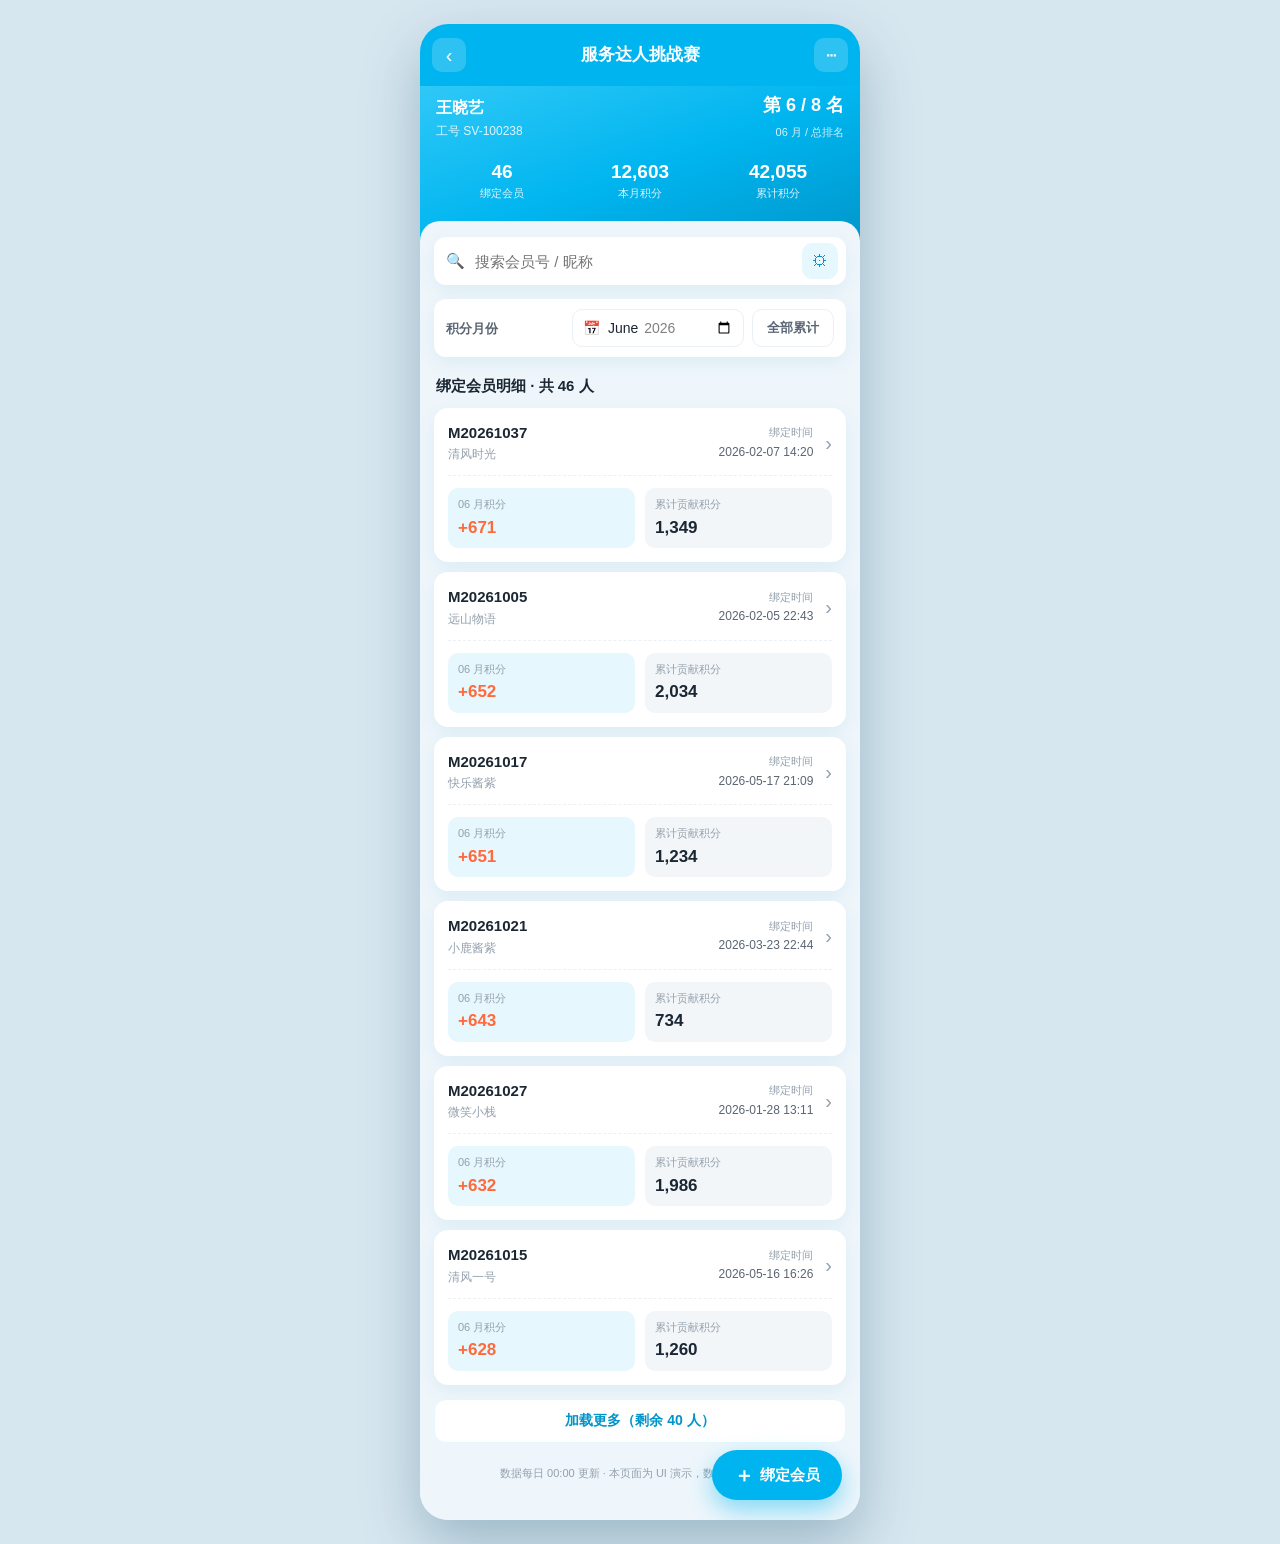
<file: index.html>
<!DOCTYPE html>
<html lang="zh-CN">
<head>
  <meta charset="UTF-8" />
  <meta name="viewport" content="width=device-width, initial-scale=1.0, maximum-scale=1.0, viewport-fit=cover" />
  <meta name="theme-color" content="#00B5EF" />
  <title>服务达人挑战赛</title>
  <link rel="stylesheet" href="styles.css" />
</head>
<body>
  <div class="phone">
    <!-- 顶部 App Bar -->
    <header class="appbar">
      <button class="appbar__back" aria-label="返回">‹</button>
      <h1 class="appbar__title">服务达人挑战赛</h1>
      <button class="appbar__more" aria-label="更多">⋯</button>
    </header>

    <!-- 蓝色头部区 -->
    <div class="hero">
      <div class="hero__row">
        <div class="hero__who">
          <div class="hero__name">王晓艺</div>
          <div class="hero__meta">工号 SV-100238</div>
        </div>
        <div class="hero__rank">
          <span class="hero__rank-num" id="rankNum">第 6 / 8 名</span>
          <span class="hero__rank-label" id="rankLabel">当月 / 总排名</span>
        </div>
      </div>

      <div class="hero__stats">
        <div class="mini-stat">
          <span class="mini-stat__value" id="statMembers">0</span>
          <span class="mini-stat__label">绑定会员</span>
        </div>
        <div class="mini-stat">
          <span class="mini-stat__value" id="statMonthPoints">0</span>
          <span class="mini-stat__label">本月积分</span>
        </div>
        <div class="mini-stat">
          <span class="mini-stat__value" id="statTotalPoints">0</span>
          <span class="mini-stat__label">累计积分</span>
        </div>
      </div>
    </div>

    <!-- 内容滚动区 -->
    <main class="content">
      <!-- 搜索 -->
      <div class="searchbar">
        <span class="searchbar__icon">🔍</span>
        <input type="text" id="memberInput" placeholder="搜索会员号 / 昵称" autocomplete="off" />
        <button class="searchbar__filter" id="filterToggle" aria-label="高级筛选">
          <span class="searchbar__filter-icon">⚙</span>
          <span class="dot" id="filterDot" hidden></span>
        </button>
      </div>

      <!-- 月份筛选（日期控件） -->
      <div class="month-filter">
        <span class="month-filter__label">积分月份</span>
        <div class="month-filter__controls">
          <label class="month-picker" id="monthPickerWrap">
            <span class="month-picker__icon">📅</span>
            <input type="month" id="monthPicker" min="2026-01" max="2026-06" value="2026-06" />
          </label>
          <button class="month-all" id="monthAllBtn" type="button">全部累计</button>
        </div>
      </div>

      <!-- 高级筛选面板 -->
      <div class="adv" id="advPanel" hidden>
        <div class="adv__field">
          <label for="bindStart">绑定时间（起）</label>
          <input type="date" id="bindStart" />
        </div>
        <div class="adv__field">
          <label for="bindEnd">绑定时间（止）</label>
          <input type="date" id="bindEnd" />
        </div>
        <div class="adv__field">
          <label for="sortSelect">排序方式</label>
          <select id="sortSelect">
            <option value="month-desc">所选月积分（高→低）</option>
            <option value="month-asc">所选月积分（低→高）</option>
            <option value="total-desc">累计积分（高→低）</option>
            <option value="total-asc">累计积分（低→高）</option>
            <option value="bind-desc">绑定时间（新→旧）</option>
            <option value="bind-asc">绑定时间（旧→新）</option>
          </select>
        </div>
        <div class="adv__actions">
          <button class="btn btn--ghost" id="resetBtn">重置</button>
          <button class="btn btn--primary" id="applyBtn">应用</button>
        </div>
      </div>

      <!-- 列表头 -->
      <div class="list-head">
        <span class="list-head__title" id="listTitle">绑定会员明细</span>
      </div>

      <!-- 卡片列表 -->
      <ul class="cards" id="cardList"></ul>

      <!-- 空状态 -->
      <div class="empty" id="emptyState" hidden>
        <div class="empty__icon">🔍</div>
        <p class="empty__text">没有符合条件的会员</p>
        <button class="btn btn--ghost" id="emptyResetBtn">清除筛选</button>
      </div>

      <!-- 加载更多 -->
      <button class="loadmore" id="loadMoreBtn" hidden>加载更多</button>

      <p class="content__foot">数据每日 00:00 更新 · 本页面为 UI 演示，数据为模拟生成</p>
    </main>

    <!-- 悬浮「绑定会员」按钮 -->
    <button class="fab" id="bindFab">
      <span class="fab__plus">＋</span> 绑定会员
    </button>

    <!-- 遮罩 -->
    <div class="backdrop" id="backdrop" hidden></div>

    <!-- 会员积分贡献明细弹层 -->
    <section class="sheet" id="detailSheet" hidden aria-hidden="true">
      <div class="sheet__handle"></div>
      <div class="sheet__head">
        <div>
          <div class="sheet__title" id="detailId">会员号</div>
          <div class="sheet__sub" id="detailNick">昵称</div>
        </div>
        <button class="sheet__close" id="detailClose" aria-label="关闭">×</button>
      </div>

      <div class="detail-summary">
        <div class="detail-summary__item">
          <span class="detail-summary__label">绑定时间</span>
          <span class="detail-summary__value" id="detailBind">—</span>
        </div>
        <div class="detail-summary__item">
          <span class="detail-summary__label">累计贡献积分</span>
          <span class="detail-summary__value detail-summary__value--hl" id="detailTotal">0</span>
        </div>
      </div>

      <div class="detail-section-title">
        每月计分订单
        <span class="detail-section-hint">每月仅 1 笔订单计入挑战赛积分</span>
      </div>
      <ul class="detail-months" id="detailMonths"></ul>
    </section>

    <!-- 绑定会员弹层 -->
    <section class="sheet" id="bindSheet" hidden aria-hidden="true">
      <div class="sheet__handle"></div>
      <div class="sheet__head">
        <div class="sheet__title">绑定新会员</div>
        <button class="sheet__close" id="bindClose" aria-label="关闭">×</button>
      </div>

      <div class="bind-form">
        <div class="adv__field">
          <label for="bindMemberId">会员号</label>
          <input type="text" id="bindMemberId" placeholder="请输入会员号，如 M20261099" autocomplete="off" />
        </div>
        <div class="adv__field">
          <label for="bindMemberNick">会员昵称（选填）</label>
          <input type="text" id="bindMemberNick" placeholder="请输入会员昵称" autocomplete="off" />
        </div>
        <p class="bind-form__tip" id="bindTip" hidden></p>
        <button class="btn btn--primary btn--block" id="bindConfirm">确认绑定</button>
      </div>
    </section>
  </div>

  <script src="app.js"></script>
</body>
</html>
</file>
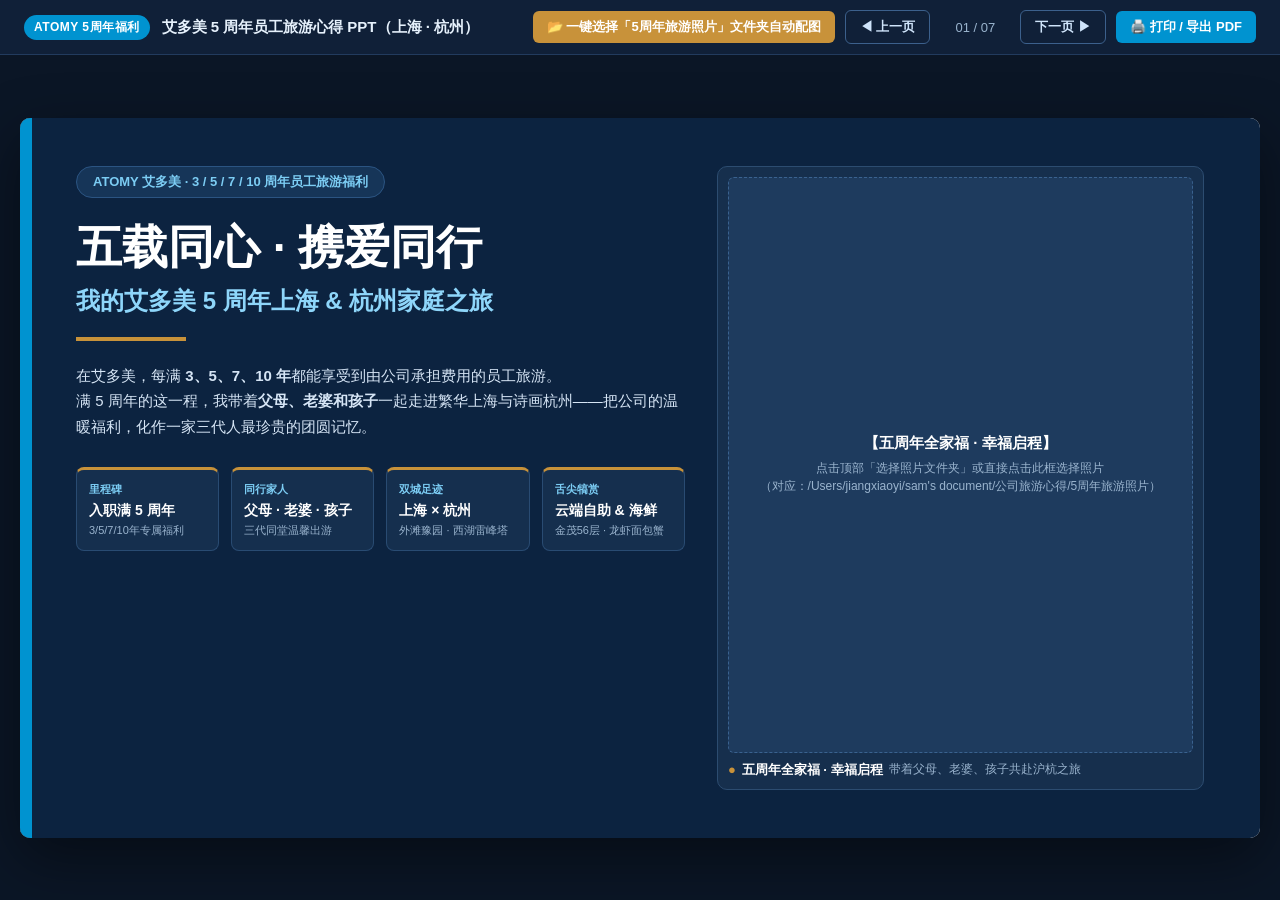
<file: 艾多美5周年员工旅游心得_在线预览与配图.html>
<!DOCTYPE html>
<html lang="zh-CN">
<head>
  <meta charset="UTF-8" />
  <meta name="viewport" content="width=device-width, initial-scale=1.0" />
  <title>艾多美5周年员工旅游心得 PPT（上海·杭州）</title>
  <style>
    :root {
      --atomy-blue: #0093d0;
      --atomy-dark: #0c2340;
      --atomy-light: #e6f4fa;
      --gold: #c8923a;
      --gold-soft: #fdf6eb;
      --ink: #1a2433;
      --body: #3d4b5c;
      --muted: #7a8b9e;
      --border: #dce5ef;
      --bg-soft: #f5f8fb;
    }
    * { box-sizing: border-box; margin: 0; padding: 0; }
    body {
      font-family: "PingFang SC", "Hiragino Sans GB", "Microsoft YaHei", sans-serif;
      background: #0b1626;
      color: var(--ink);
      min-height: 100vh;
      display: flex;
      flex-direction: column;
    }
    /* 顶部控制栏 */
    .toolbar {
      background: #102038;
      border-bottom: 1px solid #223b5e;
      color: #fff;
      padding: 10px 24px;
      display: flex;
      align-items: center;
      justify-content: space-between;
      flex-wrap: wrap;
      gap: 12px;
    }
    .toolbar-left {
      display: flex;
      align-items: center;
      gap: 12px;
    }
    .badge-brand {
      background: var(--atomy-blue);
      color: #fff;
      font-weight: 600;
      font-size: 12px;
      padding: 4px 10px;
      border-radius: 999px;
      letter-spacing: 0.5px;
    }
    .toolbar-title {
      font-size: 15px;
      font-weight: 600;
      color: #e6f1fc;
    }
    .toolbar-actions {
      display: flex;
      align-items: center;
      gap: 10px;
    }
    .btn {
      background: var(--atomy-blue);
      color: #fff;
      border: none;
      padding: 7px 14px;
      border-radius: 6px;
      font-size: 13px;
      font-weight: 600;
      cursor: pointer;
      transition: opacity 0.15s;
    }
    .btn:hover { opacity: 0.9; }
    .btn-outline {
      background: transparent;
      border: 1px solid #3c608c;
      color: #cfe4fa;
    }
    .btn-gold {
      background: var(--gold);
      color: #fff;
    }
    .page-indicator {
      font-size: 13px;
      color: #9ab4ce;
      min-width: 70px;
      text-align: center;
    }
    /* 幻灯片舞台 */
    .stage {
      flex: 1;
      display: flex;
      align-items: center;
      justify-content: center;
      padding: 20px;
    }
    .slide {
      width: 1280px;
      height: 720px;
      background: var(--bg-soft);
      border-radius: 10px;
      overflow: hidden;
      position: relative;
      display: none;
      box-shadow: 0 20px 60px rgba(0, 0, 0, 0.45);
    }
    .slide.active { display: block; }
    .top-bar {
      height: 6px;
      background: var(--atomy-blue);
      width: 100%;
    }
    .slide-header {
      padding: 22px 56px 14px;
      border-bottom: 1px solid var(--border);
    }
    .slide-header-top {
      display: flex;
      justify-content: space-between;
      align-items: center;
      margin-bottom: 8px;
    }
    .tag-pill {
      background: var(--atomy-light);
      color: var(--atomy-blue);
      font-weight: 600;
      font-size: 13px;
      padding: 4px 14px;
      border-radius: 999px;
    }
    .header-sub {
      color: var(--muted);
      font-size: 13px;
      margin-left: 12px;
      flex: 1;
    }
    .folio {
      color: var(--muted);
      font-size: 12px;
    }
    .slide-h1 {
      font-size: 27px;
      color: var(--ink);
      font-weight: 700;
    }
    .slide-body {
      padding: 22px 56px;
      height: calc(720px - 115px);
      display: grid;
      gap: 20px;
    }
    /* 通用卡片与相框 */
    .card {
      background: #fff;
      border: 1px solid var(--border);
      border-radius: 10px;
      padding: 20px 22px;
      position: relative;
      overflow: hidden;
    }
    .card-accent-top::before {
      content: "";
      position: absolute;
      top: 0; left: 0; right: 0;
      height: 5px;
      background: var(--atomy-blue);
    }
    .card-accent-gold::before {
      content: "";
      position: absolute;
      top: 0; left: 0; right: 0;
      height: 5px;
      background: var(--gold);
    }
    .photo-box {
      background: #fff;
      border: 1px solid var(--border);
      border-radius: 10px;
      padding: 10px;
      display: flex;
      flex-direction: column;
      cursor: pointer;
      position: relative;
    }
    .photo-inner {
      flex: 1;
      background: #ebf1f6;
      border: 1px dashed #b5cade;
      border-radius: 6px;
      overflow: hidden;
      position: relative;
      display: flex;
      flex-direction: column;
      align-items: center;
      justify-content: center;
      text-align: center;
      padding: 16px;
    }
    .photo-inner img {
      position: absolute;
      inset: 0;
      width: 100%;
      height: 100%;
      object-fit: cover;
    }
    .photo-placeholder-title {
      font-size: 15px;
      font-weight: 700;
      color: var(--atomy-dark);
      margin-bottom: 6px;
    }
    .photo-placeholder-hint {
      font-size: 12px;
      color: var(--muted);
      line-height: 1.5;
    }
    .photo-caption {
      padding-top: 8px;
      font-size: 13px;
      font-weight: 600;
      color: var(--ink);
      display: flex;
      align-items: center;
      gap: 6px;
    }
    .photo-caption span.sub {
      font-weight: 400;
      font-size: 12px;
      color: var(--muted);
    }
    /* 封面专属样式 */
    .slide-cover {
      background: var(--atomy-dark);
      color: #fff;
      display: grid;
      grid-template-columns: 1.25fr 1fr;
      gap: 32px;
      padding: 48px 56px;
      height: 100%;
      position: relative;
    }
    .slide-cover::before {
      content: "";
      position: absolute;
      left: 0; top: 0; bottom: 0;
      width: 12px;
      background: var(--atomy-blue);
    }
    .cover-pill {
      display: inline-block;
      background: #163558;
      border: 1px solid #2b5482;
      color: #7ccdf4;
      font-size: 13px;
      font-weight: 600;
      padding: 6px 16px;
      border-radius: 999px;
      margin-bottom: 22px;
    }
    .cover-h1 {
      font-size: 46px;
      font-weight: 800;
      line-height: 1.2;
      margin-bottom: 10px;
    }
    .cover-h2 {
      font-size: 24px;
      color: #8ed6fa;
      font-weight: 600;
      margin-bottom: 20px;
    }
    .cover-divider {
      width: 110px;
      height: 4px;
      background: var(--gold);
      margin-bottom: 22px;
    }
    .cover-desc {
      font-size: 15px;
      line-height: 1.7;
      color: #d6e5f5;
      margin-bottom: 28px;
    }
    .cover-badges {
      display: grid;
      grid-template-columns: repeat(4, 1fr);
      gap: 12px;
    }
    .cover-badge {
      background: #152f4e;
      border: 1px solid #294b72;
      border-top: 3px solid var(--gold);
      border-radius: 8px;
      padding: 12px;
    }
    .cover-badge .k { font-size: 11px; color: #7ccdf4; font-weight: 600; }
    .cover-badge .v { font-size: 14px; color: #fff; font-weight: 700; margin: 5px 0 3px; }
    .cover-badge .s { font-size: 11px; color: #9ab4ce; }
    @media print {
      body { background: #fff; }
      .toolbar { display: none !important; }
      .stage { padding: 0; display: block; }
      .slide {
        display: block !important;
        page-break-after: always;
        box-shadow: none;
        border-radius: 0;
        width: 100%;
        height: 100vh;
      }
    }
  </style>
</head>
<body>
  <div class="toolbar">
    <div class="toolbar-left">
      <span class="badge-brand">ATOMY 5周年福利</span>
      <span class="toolbar-title">艾多美 5 周年员工旅游心得 PPT（上海 · 杭州）</span>
    </div>
    <div class="toolbar-actions">
      <input type="file" id="folderInput" webkitdirectory directory multiple accept="image/*" style="display:none" />
      <button class="btn btn-gold" onclick="document.getElementById('folderInput').click()">
        📂 一键选择「5周年旅游照片」文件夹自动配图
      </button>
      <button class="btn btn-outline" onclick="prevSlide()">◀ 上一页</button>
      <span class="page-indicator" id="pageIndicator">01 / 07</span>
      <button class="btn btn-outline" onclick="nextSlide()">下一页 ▶</button>
      <button class="btn" onclick="window.print()">🖨️ 打印 / 导出 PDF</button>
    </div>
  </div>

  <div class="stage">
    <!-- 第 1 页：封面 -->
    <section class="slide active">
      <div class="slide-cover">
        <div>
          <div class="cover-pill">ATOMY 艾多美 · 3 / 5 / 7 / 10 周年员工旅游福利</div>
          <div class="cover-h1">五载同心 · 携爱同行</div>
          <div class="cover-h2">我的艾多美 5 周年上海 & 杭州家庭之旅</div>
          <div class="cover-divider"></div>
          <p class="cover-desc">
            在艾多美，每满 <strong>3、5、7、10 年</strong>都能享受到由公司承担费用的员工旅游。<br/>
            满 5 周年的这一程，我带着<strong>父母、老婆和孩子</strong>一起走进繁华上海与诗画杭州——把公司的温暖福利，化作一家三代人最珍贵的团圆记忆。
          </p>
          <div class="cover-badges">
            <div class="cover-badge">
              <div class="k">里程碑</div>
              <div class="v">入职满 5 周年</div>
              <div class="s">3/5/7/10年专属福利</div>
            </div>
            <div class="cover-badge">
              <div class="k">同行家人</div>
              <div class="v">父母 · 老婆 · 孩子</div>
              <div class="s">三代同堂温馨出游</div>
            </div>
            <div class="cover-badge">
              <div class="k">双城足迹</div>
              <div class="v">上海 × 杭州</div>
              <div class="s">外滩豫园 · 西湖雷峰塔</div>
            </div>
            <div class="cover-badge">
              <div class="k">舌尖犒赏</div>
              <div class="v">云端自助 & 海鲜</div>
              <div class="s">金茂56层 · 龙虾面包蟹</div>
            </div>
          </div>
        </div>
        <div class="photo-box" style="background:#162f4d; border-color:#2c4c70;" data-keywords="全家,合照,合影,家人,父母,外滩,西湖,cover,01">
          <div class="photo-inner" style="background:#1e3b5e; border-color:#3a628f;">
            <img alt="" style="display:none" />
            <div class="placeholder-text">
              <div class="photo-placeholder-title" style="color:#fff;">【五周年全家福 · 幸福启程】</div>
              <div class="photo-placeholder-hint" style="color:#9ab4ce;">
                点击顶部「选择照片文件夹」或直接点击此框选择照片<br/>
                （对应：/Users/jiangxiaoyi/sam's document/公司旅游心得/5周年旅游照片）
              </div>
            </div>
          </div>
          <div class="photo-caption" style="color:#fff;">
            <span style="color:var(--gold)">●</span> 五周年全家福 · 幸福启程 <span class="sub" style="color:#9ab4ce">带着父母、老婆、孩子共赴沪杭之旅</span>
          </div>
        </div>
      </div>
    </section>

    <!-- 第 2 页：福利机制与行程总览 -->
    <section class="slide">
      <div class="top-bar"></div>
      <div class="slide-header">
        <div class="slide-header-top">
          <span class="tag-pill">01 · 福利与行程</span>
          <span class="header-sub">每满 3、5、7、10 年员工旅游制度 · 沪杭双城家庭行</span>
          <span class="folio">ATOMY 5周年员工旅游心得 · 02 / 07</span>
        </div>
        <div class="slide-h1">满 5 年的温暖馈赠：公司承担费用，让孝心与陪伴不留遗憾</div>
      </div>
      <div class="slide-body" style="grid-template-columns: 1.1fr 1.15fr 0.9fr;">
        <div class="card card-accent-top" style="display:flex; flex-direction:column; justify-content:space-between;">
          <div>
            <h3 style="font-size:18px; margin-bottom:8px;">艾多美员工旅游福利机制</h3>
            <p style="font-size:13px; color:var(--body); line-height:1.5; margin-bottom:14px;">
              公司为每满 <strong>3、5、7、10 年</strong>的员工提供专项旅游福利，<strong>费用由公司承担</strong>，真正把“珍视灵魂”落到实处。
            </p>
            <div style="display:flex; flex-direction:column; gap:10px;">
              <div style="padding:10px 14px; border:1px solid var(--border); border-radius:8px; background:var(--bg-soft); display:flex; justify-content:space-between;">
                <strong style="color:var(--atomy-blue)">满 3 年</strong><span>初绽芳华 · 充电启程</span>
              </div>
              <div style="padding:10px 14px; border:2px solid var(--gold); border-radius:8px; background:var(--gold-soft); display:flex; justify-content:space-between;">
                <strong style="color:var(--gold)">满 5 年 ★</strong><strong>五载笃行 · 携家沪杭游（本次行程）</strong>
              </div>
              <div style="padding:10px 14px; border:1px solid var(--border); border-radius:8px; background:var(--bg-soft); display:flex; justify-content:space-between;">
                <strong style="color:var(--atomy-blue)">满 7 年</strong><span>七年深耕 · 远方再叙</span>
              </div>
              <div style="padding:10px 14px; border:1px solid var(--border); border-radius:8px; background:var(--bg-soft); display:flex; justify-content:space-between;">
                <strong style="color:var(--atomy-blue)">满 10 年</strong><span>十载同心 · 荣耀盛旅</span>
              </div>
            </div>
          </div>
          <div style="background:var(--atomy-light); padding:10px 14px; border-radius:8px; font-size:12.5px; color:var(--atomy-dark); line-height:1.5;">
            <strong>出游成员：</strong>我 + 父母 + 老婆 + 孩子（三代同游）<br/>
            <strong>核心感受：</strong>借公司福利带全家看风景、吃大餐，温暖加倍！
          </div>
        </div>

        <div style="display:flex; flex-direction:column; gap:18px;">
          <div class="card card-accent-top" style="flex:1">
            <h3 style="font-size:16px; margin-bottom:10px;">第一站 · 魔都上海（都市繁华与老城烟火）</h3>
            <ul style="font-size:13.5px; color:var(--body); line-height:1.8; padding-left:18px;">
              <li><strong>外滩漫步：</strong>饱览万国建筑博览群与黄浦江对岸陆家嘴天际线</li>
              <li><strong>金茂大厦 56 层：</strong>300 元/位高空观景自助餐，陪父母妻儿云端用餐</li>
              <li><strong>豫园 & 城隍庙：</strong>亭台楼阁间感受江南园林与老上海民俗风味</li>
              <li><strong>南京路步行街：</strong>十里洋场霓虹闪烁，全家欢声笑语逛街打卡</li>
            </ul>
          </div>
          <div class="card card-accent-gold" style="flex:1">
            <h3 style="font-size:16px; margin-bottom:10px;">第二站 · 诗画杭州（湖光山色与海鲜盛宴）</h3>
            <ul style="font-size:13.5px; color:var(--body); line-height:1.8; padding-left:18px;">
              <li><strong>西湖泛舟漫步：</strong>水光潋滟晴方好，带父母慢节奏赏湖景</li>
              <li><strong>雷峰塔登高：</strong>俯瞰西湖全景与千年传奇，孩子收获满满</li>
              <li><strong>丰盛海鲜大餐：</strong>大龙虾、膏满肉肥的面包蟹等鲜美海味齐上桌</li>
            </ul>
          </div>
        </div>

        <div class="photo-box" data-keywords="出发,高铁,家庭,父母,老婆,孩子,全家,02">
          <div class="photo-inner">
            <img alt="" style="display:none" />
            <div class="placeholder-text">
              <div class="photo-placeholder-title">【三代同堂 · 开心出发】</div>
              <div class="photo-placeholder-hint">父母身体健康、妻儿笑颜如花</div>
            </div>
          </div>
          <div class="photo-caption">
            <span style="color:var(--atomy-blue)">●</span> 三代同堂 · 开心出发 <span class="sub">开启沪杭幸福旅程</span>
          </div>
        </div>
      </div>
    </section>

    <!-- 第 3 页：上海站（一）外滩与金茂56层自助 -->
    <section class="slide">
      <div class="top-bar"></div>
      <div class="slide-header">
        <div class="slide-header-top">
          <span class="tag-pill">02 · 上海站 · 云端与江景</span>
          <span class="header-sub">上海站亮点一：万国建筑群 × 金茂大厦 56F 高空美食体验</span>
          <span class="folio">ATOMY 5周年员工旅游心得 · 03 / 07</span>
        </div>
        <div class="slide-h1">漫步外滩江风，登顶金茂大厦 56 层享 300 元/位云端观景自助</div>
      </div>
      <div class="slide-body" style="grid-template-columns: 1.15fr 1fr 0.95fr;">
        <div style="display:flex; flex-direction:column; gap:18px;">
          <div class="card card-accent-top" style="flex:1">
            <h3 style="font-size:17px; margin-bottom:10px;">📍 外滩：浦江两岸的世纪同框</h3>
            <p style="font-size:13.5px; color:var(--body); line-height:1.65; margin-bottom:8px;">
              带着父母、老婆和孩子走在外滩江堤上，一边是厚重典雅的万国历史建筑群，隔江相望便是高耸入云的陆家嘴摩天大楼。
            </p>
            <p style="font-size:13.5px; color:var(--body); line-height:1.65;">
              父母看着眼前的繁华景象感慨万千，孩子兴奋地指着东方明珠和金茂大厦拍照留念，江风吹拂下满是一家人的温馨。
            </p>
          </div>
          <div class="card card-accent-gold" style="flex:1">
            <h3 style="font-size:17px; margin-bottom:10px;">🍽️ 金茂大厦 56 层：300 元/位云端观景自助</h3>
            <p style="font-size:13.5px; color:var(--body); line-height:1.65; margin-bottom:8px;">
              特意带全家人登上了陆家嘴地标——<strong>金茂大厦 56 层</strong>，体验 <strong>300 元/位的高空观景自助餐</strong>。震撼的空中中庭挑高与窗外城市天际线让人眼前一亮。
            </p>
            <p style="font-size:13.5px; color:var(--body); line-height:1.65;">
              因为有公司旅游福利的鼎力支持，可以毫不犹豫地请父母和妻儿享受高品质餐饮。看着长辈吃得舒心、孩子选得开心，内心格外自豪！
            </p>
          </div>
        </div>

        <div class="photo-box" data-keywords="外滩,东方明珠,上海,江,bund,03">
          <div class="photo-inner">
            <img alt="" style="display:none" />
            <div class="placeholder-text">
              <div class="photo-placeholder-title">【上海外滩 · 浦江留影】</div>
              <div class="photo-placeholder-hint">与父母、老婆、孩子在外滩江畔合影</div>
            </div>
          </div>
          <div class="photo-caption">
            <span style="color:var(--atomy-blue)">●</span> 上海外滩 · 浦江留影 <span class="sub">万国建筑与陆家嘴同框</span>
          </div>
        </div>

        <div class="photo-box" data-keywords="金茂,56,自助,餐厅,jinmao,04">
          <div class="photo-inner">
            <img alt="" style="display:none" />
            <div class="placeholder-text">
              <div class="photo-placeholder-title">【金茂大厦 56 层观景自助】</div>
              <div class="photo-placeholder-hint">300元/位云端美食 · 俯瞰申城风光</div>
            </div>
          </div>
          <div class="photo-caption">
            <span style="color:var(--gold)">●</span> 金茂大厦 56F 观景自助 <span class="sub">300元/位云端盛宴</span>
          </div>
        </div>
      </div>
    </section>

    <!-- 第 4 页：上海站（二）豫园、城隍庙、南京路 -->
    <section class="slide">
      <div class="top-bar"></div>
      <div class="slide-header">
        <div class="slide-header-top">
          <span class="tag-pill">03 · 上海站 · 海派风情</span>
          <span class="header-sub">上海站亮点二：江南古典园林 × 老城厢烟火气 × 中华商业第一街</span>
          <span class="folio">ATOMY 5周年员工旅游心得 · 04 / 07</span>
        </div>
        <div class="slide-h1">漫游豫园与城隍庙古韵，打卡十里洋场南京路步行街</div>
      </div>
      <div class="slide-body" style="grid-template-columns: repeat(3, 1fr); grid-template-rows: auto 1fr;">
        <div class="card card-accent-top">
          <h3 style="font-size:16px; margin-bottom:8px;">01 豫园 · 江南园林雅韵</h3>
          <p style="font-size:13px; color:var(--body); line-height:1.55;">
            九曲桥畔锦鲤戏水，亭台楼阁一步一景。陪着父母慢步在精巧的古典园林里，长辈们对传统江南建筑赞不绝口。
          </p>
        </div>
        <div class="card card-accent-gold">
          <h3 style="font-size:16px; margin-bottom:8px;">02 城隍庙 · 地道老上海烟火</h3>
          <p style="font-size:13px; color:var(--body); line-height:1.55;">
            飞檐翘角下热闹非凡，带家人品尝南翔小笼包与特色传统糕点，热气腾腾的烟火气让一家人胃口大开。
          </p>
        </div>
        <div class="card card-accent-top">
          <h3 style="font-size:16px; margin-bottom:8px;">03 南京路 · 十里洋场繁华夜</h3>
          <p style="font-size:13px; color:var(--body); line-height:1.55;">
            漫步百年南京路步行街，百年老字号与现代潮流交织，复古叮当车与璀璨霓虹让孩子兴奋不已。
          </p>
        </div>

        <div class="photo-box" data-keywords="豫园,九曲桥,园林,yuyuan,05">
          <div class="photo-inner">
            <img alt="" style="display:none" />
            <div class="placeholder-text">
              <div class="photo-placeholder-title">【豫园 · 亭台九曲桥】</div>
              <div class="photo-placeholder-hint">古典园林里的全家慢时光</div>
            </div>
          </div>
          <div class="photo-caption">
            <span style="color:var(--atomy-blue)">●</span> 豫园 · 江南园林 <span class="sub">亭台楼阁步步生景</span>
          </div>
        </div>

        <div class="photo-box" data-keywords="城隍庙,小吃,古街,庙,06">
          <div class="photo-inner">
            <img alt="" style="display:none" />
            <div class="placeholder-text">
              <div class="photo-placeholder-title">【城隍庙 · 传统民俗与小吃】</div>
              <div class="photo-placeholder-hint">飞檐古街 · 品尝地道海派风味</div>
            </div>
          </div>
          <div class="photo-caption">
            <span style="color:var(--gold)">●</span> 城隍庙 · 老城烟火 <span class="sub">品地道海派小吃</span>
          </div>
        </div>

        <div class="photo-box" data-keywords="南京路,步行街,街,nanjing,07">
          <div class="photo-inner">
            <img alt="" style="display:none" />
            <div class="placeholder-text">
              <div class="photo-placeholder-title">【南京路步行街 · 繁华街景】</div>
              <div class="photo-placeholder-hint">十里洋场打卡留念</div>
            </div>
          </div>
          <div class="photo-caption">
            <span style="color:var(--atomy-blue)">●</span> 南京路步行街 <span class="sub">十里洋场繁华打卡</span>
          </div>
        </div>
      </div>
    </section>

    <!-- 第 5 页：杭州站 西湖与雷峰塔 -->
    <section class="slide">
      <div class="top-bar"></div>
      <div class="slide-header">
        <div class="slide-header-top">
          <span class="tag-pill">04 · 杭州站 · 诗画江南</span>
          <span class="header-sub">杭州站亮点：西湖十景风韵 × 雷峰塔登高远眺</span>
          <span class="folio">ATOMY 5周年员工旅游心得 · 05 / 07</span>
        </div>
        <div class="slide-h1">漫步西湖碧波柳浪，登临雷峰塔俯瞰人间天堂</div>
      </div>
      <div class="slide-body" style="grid-template-columns: 1fr 1fr 1fr;">
        <div class="photo-box" data-keywords="西湖,杭州,湖,游船,xihu,08">
          <div class="photo-inner">
            <img alt="" style="display:none" />
            <div class="placeholder-text">
              <div class="photo-placeholder-title">【杭州西湖 · 湖光山色】</div>
              <div class="photo-placeholder-hint">水光潋滟 · 柳浪闻莺 · 全家漫步</div>
            </div>
          </div>
          <div class="photo-caption">
            <span style="color:var(--atomy-blue)">●</span> 杭州西湖 · 湖光山色 <span class="sub">碧波荡漾画中游</span>
          </div>
        </div>

        <div class="photo-box" data-keywords="雷峰塔,塔,leifeng,09">
          <div class="photo-inner">
            <img alt="" style="display:none" />
            <div class="placeholder-text">
              <div class="photo-placeholder-title">【雷峰塔 · 登高望远】</div>
              <div class="photo-placeholder-hint">登塔俯瞰西湖全景与古今传奇</div>
            </div>
          </div>
          <div class="photo-caption">
            <span style="color:var(--gold)">●</span> 雷峰塔 · 登高望远 <span class="sub">一览西湖全景</span>
          </div>
        </div>

        <div class="card card-accent-top" style="display:flex; flex-direction:column; gap:14px;">
          <h3 style="font-size:17px;">🌿 江南杭州 · 身心放松之旅</h3>
          <div style="background:var(--bg-soft); border:1px solid var(--border); border-radius:8px; padding:12px;">
            <div style="font-weight:700; color:var(--atomy-blue); font-size:14px; margin-bottom:4px;">◆ 西湖畔的慢步调</div>
            <p style="font-size:12.5px; color:var(--body); line-height:1.55;">
              告别了魔都上海的快节奏，来到杭州西湖边，迎面是微风拂柳与碧波游船。陪着父母沿着湖畔漫步，节奏舒缓惬意，最适合长辈放松身心。
            </p>
          </div>
          <div style="background:var(--bg-soft); border:1px solid var(--border); border-radius:8px; padding:12px;">
            <div style="font-weight:700; color:var(--atomy-blue); font-size:14px; margin-bottom:4px;">◆ 登雷峰塔揽全湖之胜</div>
            <p style="font-size:12.5px; color:var(--body); line-height:1.55;">
              全家一起登上雷峰塔（扶梯与电梯让父母毫无爬山压力）。站在塔顶极目远眺，整座西湖的山水画卷尽收眼底，孩子还兴致勃勃地听起了白娘子的传说。
            </p>
          </div>
          <div style="background:var(--bg-soft); border:1px solid var(--border); border-radius:8px; padding:12px;">
            <div style="font-weight:700; color:var(--atomy-blue); font-size:14px; margin-bottom:4px;">◆ 三代同游的温情时刻</div>
            <p style="font-size:12.5px; color:var(--body); line-height:1.55;">
              看着父母在西湖边舒展的笑容、老婆和孩子并肩看风景的背影，深刻感受到：最美的风景不仅是西湖山水，更是身旁整整齐齐的家人。
            </p>
          </div>
        </div>
      </div>
    </section>

    <!-- 第 6 页：海鲜大餐（龙虾、面包蟹等） -->
    <section class="slide">
      <div class="top-bar"></div>
      <div class="slide-header">
        <div class="slide-header-top">
          <span class="tag-pill">05 · 舌尖盛宴 · 海鲜大餐</span>
          <span class="header-sub">美食记录：金茂 56 层云端自助之外，更有一家人围坐共享的澎湃海鲜盛宴</span>
          <span class="folio">ATOMY 5周年员工旅游心得 · 06 / 07</span>
        </div>
        <div class="slide-h1">大龙虾、膏满面包蟹齐上桌：用丰盛海鲜大餐犒赏最爱的家人</div>
      </div>
      <div class="slide-body" style="grid-template-columns: 1.15fr 1fr 1fr;">
        <div class="card card-accent-gold" style="display:flex; flex-direction:column; justify-content:space-between;">
          <div>
            <h3 style="font-size:18px; margin-bottom:10px;">🦞 鲜味满桌 · 团圆欢聚</h3>
            <p style="font-size:13px; color:var(--body); line-height:1.6; margin-bottom:14px;">
              除了上海金茂大厦 56 层 300 元/位的观景自助，这次旅途中最让全家人念念不忘的，还有丰盛过瘾的<strong>海鲜大餐</strong>！
            </p>
            <div style="display:flex; flex-direction:column; gap:10px;">
              <div style="background:var(--gold-soft); border:1px solid #f0dec2; border-radius:8px; padding:12px;">
                <div style="font-weight:700; color:var(--gold); font-size:14px; margin-bottom:4px;">★ 招牌大龙虾</div>
                <p style="font-size:12.5px; color:var(--body); line-height:1.5;">肉质紧实弹牙、鲜甜饱满，端上桌瞬间成为全场焦点，孩子和父母都赞不绝口。</p>
              </div>
              <div style="background:var(--gold-soft); border:1px solid #f0dec2; border-radius:8px; padding:12px;">
                <div style="font-weight:700; color:var(--gold); font-size:14px; margin-bottom:4px;">★ 爆膏面包蟹</div>
                <p style="font-size:12.5px; color:var(--body); line-height:1.5;">蟹壳里满满的红膏与蟹黄，蟹肉厚实鲜美，一口下去全是满足感。</p>
              </div>
              <div style="background:var(--gold-soft); border:1px solid #f0dec2; border-radius:8px; padding:12px;">
                <div style="font-weight:700; color:var(--gold); font-size:14px; margin-bottom:4px;">★ 多款时令海味</div>
                <p style="font-size:12.5px; color:var(--body); line-height:1.5;">各类鲜虾贝类琳琅满目，一家人围坐举杯，欢声笑语间洗去旅途疲惫。</p>
              </div>
            </div>
          </div>
          <div style="background:var(--atomy-light); color:var(--atomy-blue); font-weight:700; font-size:12.5px; text-align:center; padding:10px; border-radius:8px;">
            感谢公司报销旅游费用，让家人吃得尽兴、玩得舒心！
          </div>
        </div>

        <div class="photo-box" data-keywords="龙虾,虾,海鲜,lobster,seafood,10">
          <div class="photo-inner">
            <img alt="" style="display:none" />
            <div class="placeholder-text">
              <div class="photo-placeholder-title">【招牌大龙虾 · 鲜美上桌】</div>
              <div class="photo-placeholder-hint">个头饱满 · 肉质Q弹鲜甜</div>
            </div>
          </div>
          <div class="photo-caption">
            <span style="color:var(--gold)">●</span> 招牌大龙虾 <span class="sub">鲜甜弹牙 · 全家最爱</span>
          </div>
        </div>

        <div class="photo-box" data-keywords="蟹,面包蟹,大餐,美食,吃,crab,11">
          <div class="photo-inner">
            <img alt="" style="display:none" />
            <div class="placeholder-text">
              <div class="photo-placeholder-title">【爆膏面包蟹 & 海鲜盛宴】</div>
              <div class="photo-placeholder-hint">膏满黄肥 · 全家围坐大快朵颐</div>
            </div>
          </div>
          <div class="photo-caption">
            <span style="color:var(--atomy-blue)">●</span> 爆膏面包蟹 & 海鲜大餐 <span class="sub">膏满肉厚超满足</span>
          </div>
        </div>
      </div>
    </section>

    <!-- 第 7 页：旅游心得总结 -->
    <section class="slide">
      <div class="top-bar"></div>
      <div class="slide-header">
        <div class="slide-header-top">
          <span class="tag-pill">06 · 旅游心得与感恩</span>
          <span class="header-sub">五周年员工旅游总结 · 向着 7 周年、10 周年继续笃行</span>
          <span class="folio">ATOMY 5周年员工旅游心得 · 07 / 07</span>
        </div>
        <div class="slide-h1">一份福利温暖一家人：感恩艾多美五载培养，满电再出发！</div>
      </div>
      <div class="slide-body" style="grid-template-columns: 1.45fr 1fr;">
        <div style="display:flex; flex-direction:column; gap:14px;">
          <div class="card" style="border-left: 6px solid var(--atomy-blue); flex:1;">
            <h3 style="font-size:16.5px; margin-bottom:6px;">01 感恩公司：有温度的福利制度</h3>
            <p style="font-size:13px; color:var(--body); line-height:1.6;">
              艾多美每满 3、5、7、10 年的公费旅游福利，不仅是对员工多年付出的认可，更是对员工背后家庭的关怀。因为有公司的承担，这次五周年之旅才能毫无后顾之忧地给父母、老婆和孩子安排最好的体验。
            </p>
          </div>
          <div class="card" style="border-left: 6px solid var(--gold); flex:1;">
            <h3 style="font-size:16.5px; margin-bottom:6px;">02 珍视家人：最好的爱是高质量陪伴</h3>
            <p style="font-size:13px; color:var(--body); line-height:1.6;">
              平时忙于工作，很少有机会同时带父母、老婆和孩子出远门。从外滩江风、金茂 56 层 300 元/位自助、豫园城隍庙南京路，到西湖雷峰塔与龙虾面包蟹海鲜大餐，看到父母的笑容与孩子的成长，所有的忙碌都有了意义。
            </p>
          </div>
          <div class="card" style="border-left: 6px solid var(--atomy-dark); flex:1;">
            <h3 style="font-size:16.5px; margin-bottom:6px;">03 笃定前行：满电回归，奔赴 7 年与 10 年</h3>
            <p style="font-size:13px; color:var(--body); line-height:1.6;">
              身心在江南山水中得到了彻底的放松与充电，家人的支持与认可更化作我前进的动力。回到岗位后，我将以更饱满的热情投入工作，与艾多美一起成长，期待 7 周年、10 周年的下一次约定！
            </p>
          </div>
        </div>

        <div style="display:flex; flex-direction:column; gap:14px;">
          <div class="photo-box" style="flex:1;" data-keywords="合影,全家,笑,家庭,最后,end,12">
            <div class="photo-inner">
              <img alt="" style="display:none" />
              <div class="placeholder-text">
                <div class="photo-placeholder-title">【旅途美好定格 · 幸福全家福】</div>
                <div class="photo-placeholder-hint">感恩艾多美 · 让工作与家庭生活同样精彩</div>
              </div>
            </div>
            <div class="photo-caption">
              <span style="color:var(--atomy-blue)">●</span> 旅途美好定格 <span class="sub">一家人的江南记忆</span>
            </div>
          </div>
          <div style="background:var(--atomy-dark); color:#fff; border-top:4px solid var(--gold); border-radius:10px; padding:16px; text-align:center;">
            <div style="font-size:14.5px; font-weight:700; margin-bottom:4px;">“因为艾多美，我能带着最爱的人看更大的世界。”</div>
            <div style="font-size:12.5px; color:#8ed6fa;">感谢公司 · 感谢领导与伙伴 · 下一站 7 周年见！</div>
          </div>
        </div>
      </div>
    </section>
  </div>

  <!-- 单张图片替换隐藏选择器 -->
  <input type="file" id="singleImageInput" accept="image/*" style="display:none" />

  <script>
    const slides = Array.from(document.querySelectorAll('.slide'));
    let current = 0;

    function updateSlide() {
      slides.forEach((s, idx) => s.classList.toggle('active', idx === current));
      document.getElementById('pageIndicator').textContent =
        String(current + 1).padStart(2, '0') + ' / ' + String(slides.length).padStart(2, '0');
    }
    function prevSlide() {
      current = (current - 1 + slides.length) % slides.length;
      updateSlide();
    }
    function nextSlide() {
      current = (current + 1) % slides.length;
      updateSlide();
    }
    window.addEventListener('keydown', (e) => {
      if (e.key === 'ArrowRight' || e.key === 'PageDown') nextSlide();
      if (e.key === 'ArrowLeft' || e.key === 'PageUp') prevSlide();
    });

    // 支持点击任意照片框单独更换照片
    let activePhotoBox = null;
    const singleInput = document.getElementById('singleImageInput');
    document.querySelectorAll('.photo-box').forEach((box) => {
      box.title = '点击可手动选择/更换这张照片';
      box.addEventListener('click', () => {
        activePhotoBox = box;
        singleInput.click();
      });
    });

    singleInput.addEventListener('change', (e) => {
      const file = e.target.files[0];
      if (!file || !activePhotoBox) return;
      setBoxImage(activePhotoBox, file);
      singleInput.value = '';
    });

    function setBoxImage(box, file) {
      const url = URL.createObjectURL(file);
      const img = box.querySelector('img');
      const placeholder = box.querySelector('.placeholder-text');
      img.src = url;
      img.style.display = 'block';
      if (placeholder) placeholder.style.display = 'none';
    }

    // 一键选择文件夹后按关键词或顺序自动分配照片
    document.getElementById('folderInput').addEventListener('change', (e) => {
      const files = Array.from(e.target.files).filter((f) =>
        /\.(jpe?g|png|webp|bmp|gif)$/i.test(f.name) && !f.name.startsWith('.')
      );
      if (!files.length) return;
      files.sort((a, b) => a.name.localeCompare(b.name, 'zh-CN'));

      const boxes = Array.from(document.querySelectorAll('.photo-box'));
      const used = new Set();

      boxes.forEach((box) => {
        const kws = (box.dataset.keywords || '').split(',').map((s) => s.trim().toLowerCase()).filter(Boolean);
        let picked = null;
        for (const kw of kws) {
          picked = files.find((f) => !used.has(f) && f.name.toLowerCase().includes(kw));
          if (picked) break;
        }
        if (!picked) {
          picked = files.find((f) => !used.has(f));
        }
        if (!picked) {
          picked = files[used.size % files.length];
        }
        if (picked) {
          used.add(picked);
          setBoxImage(box, picked);
        }
      });
    });
  </script>
</body>
</html>
</file>
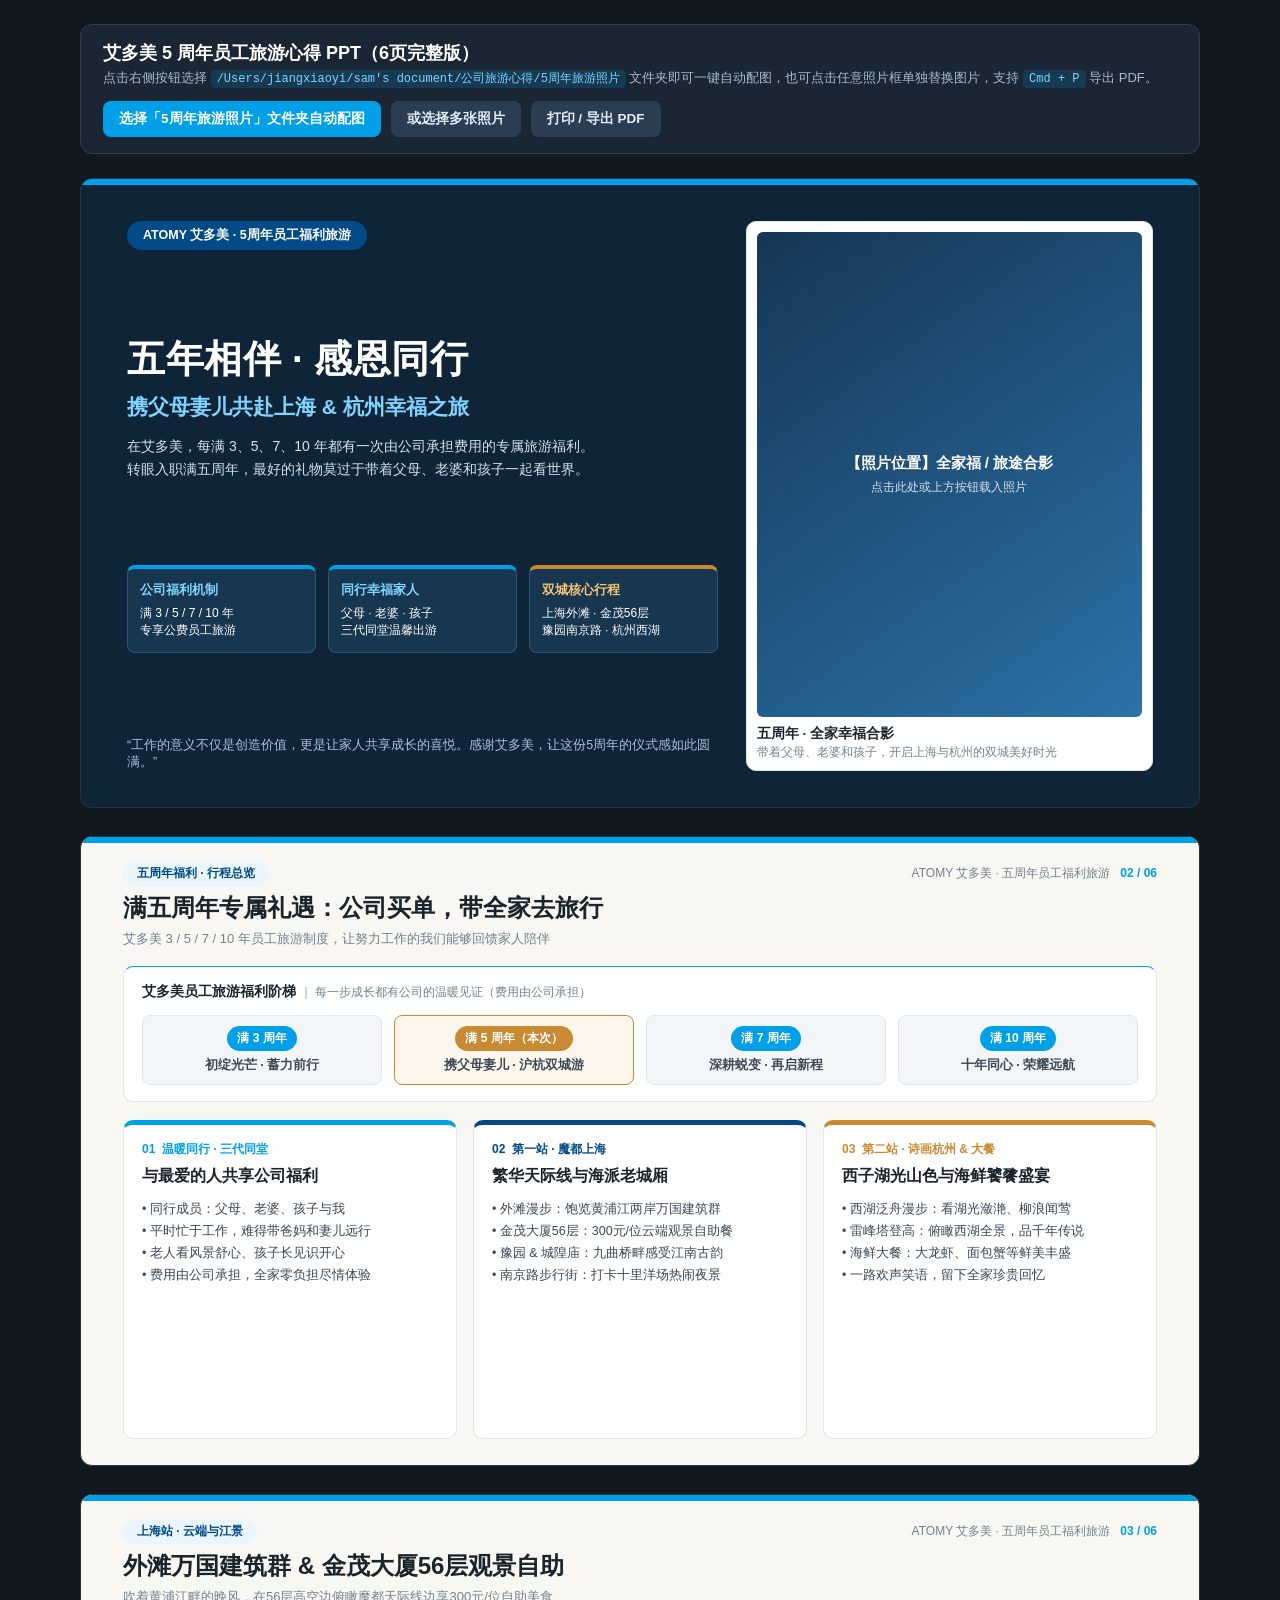
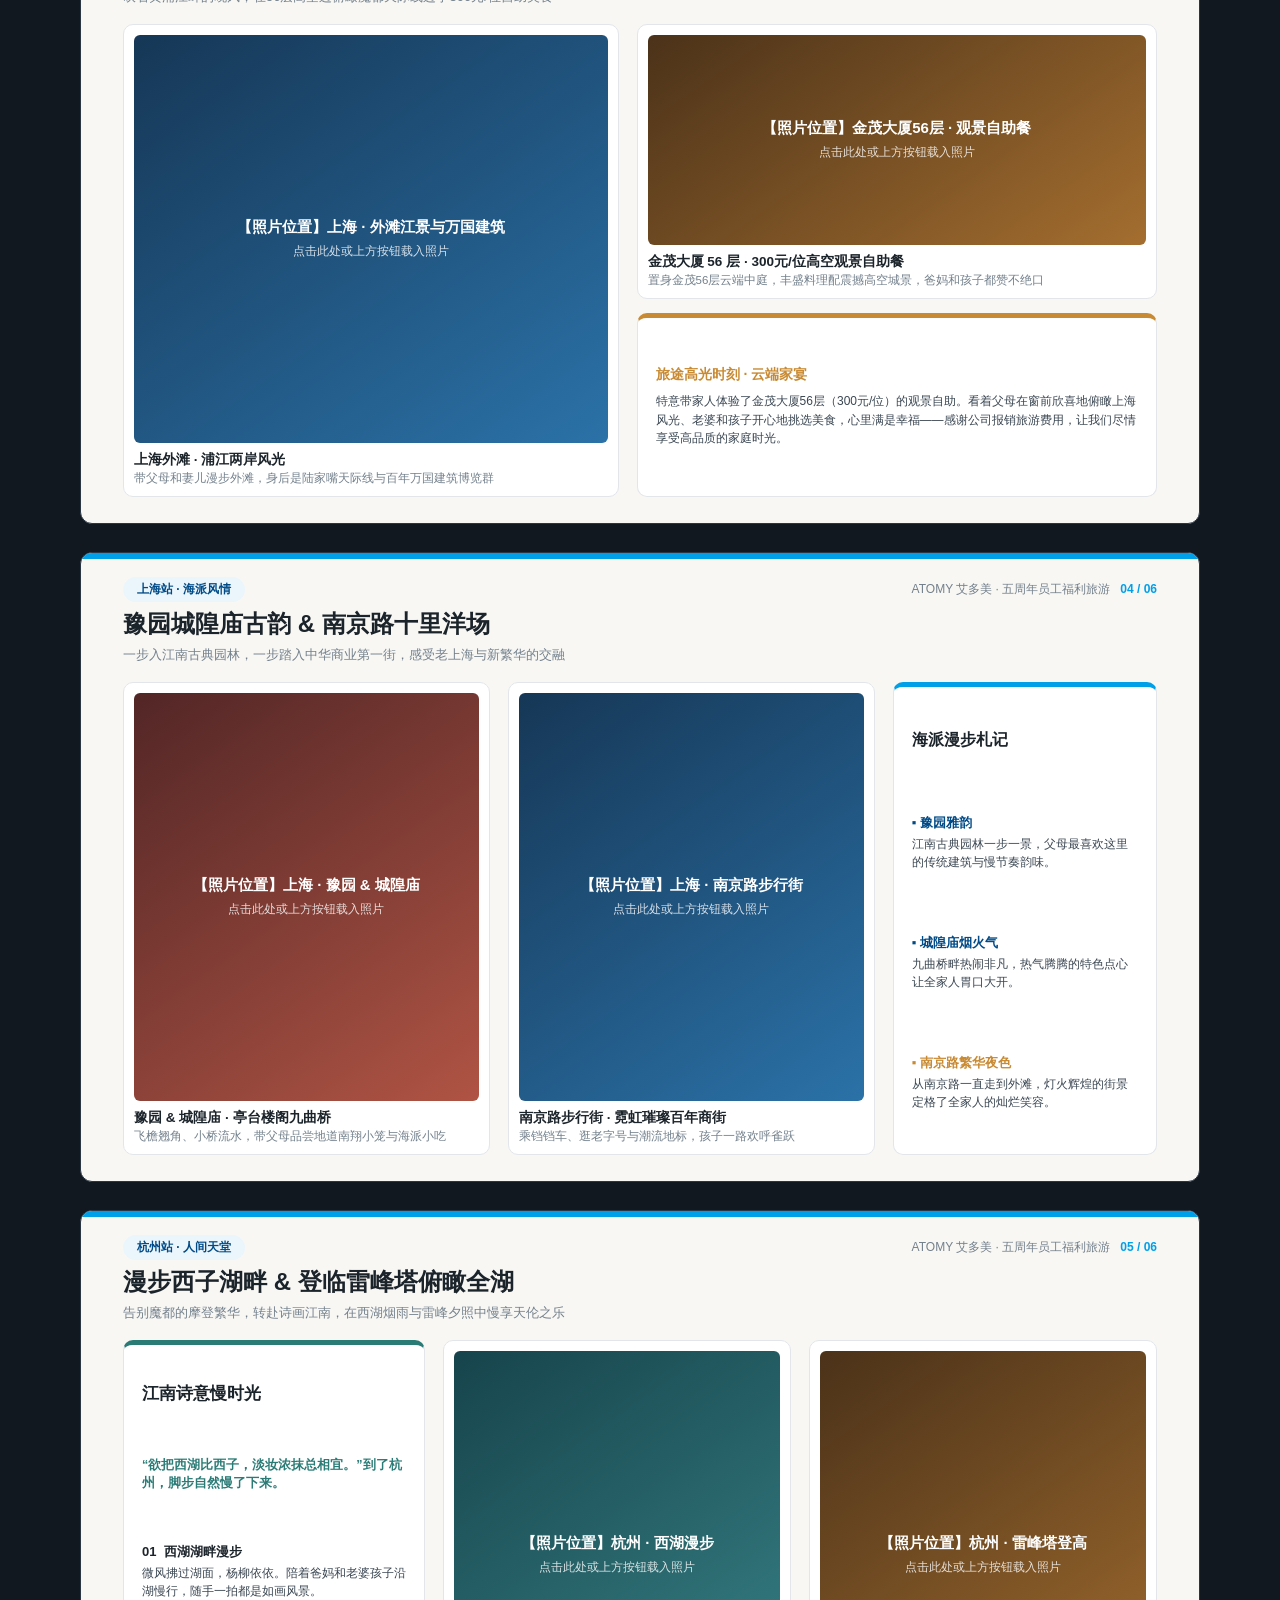
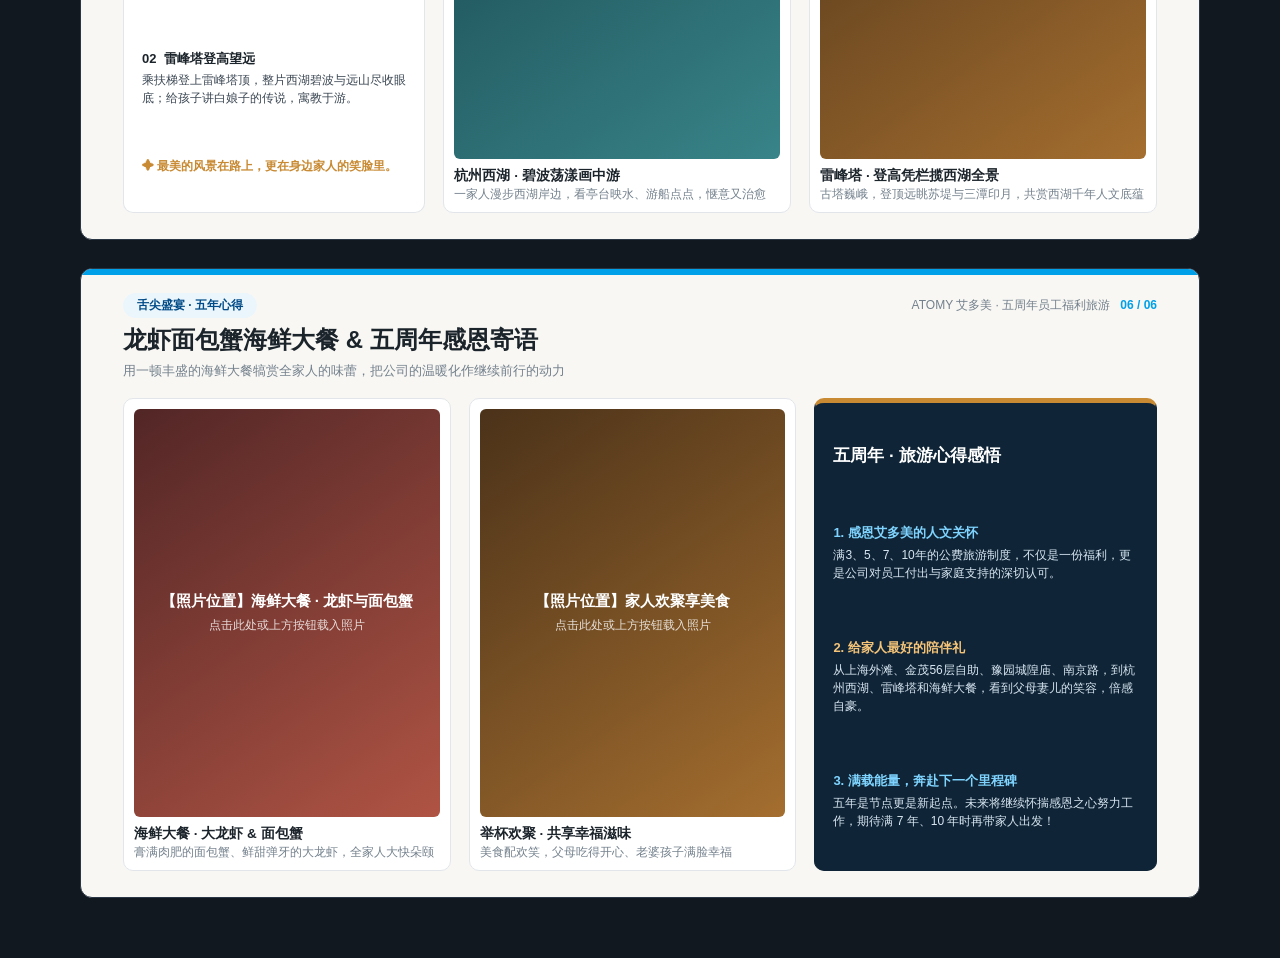
<file: 艾多美5周年员工旅游心得_预览与配图.html>
<!DOCTYPE html>
<html lang="zh-CN">
<head>
  <meta charset="UTF-8" />
  <meta name="viewport" content="width=device-width, initial-scale=1.0" />
  <title>艾多美5周年员工旅游心得 PPT（可一键配图预览）</title>
  <style>
    :root {
      --atomy-blue: #00A0E9;
      --atomy-dark: #004B87;
      --navy: #0F2537;
      --gold: #C88A32;
      --gold-soft: #FDF6EC;
      --blue-soft: #EBF6FC;
      --cream: #F8F7F4;
      --ink: #1C242B;
      --body: #3A4652;
      --muted: #73808C;
      --border: #E2E6EA;
    }
    * { box-sizing: border-box; margin: 0; padding: 0; }
    body {
      font-family: "PingFang SC", "Hiragino Sans GB", "Microsoft YaHei", sans-serif;
      background: #111820;
      color: var(--ink);
      padding: 24px 16px 60px;
    }
    .toolbar {
      max-width: 1120px;
      margin: 0 auto 24px;
      background: #1A2634;
      border: 1px solid #2C3E52;
      border-radius: 12px;
      padding: 16px 22px;
      color: #ECF3F9;
      display: flex;
      flex-wrap: wrap;
      align-items: center;
      justify-content: space-between;
      gap: 14px;
    }
    .toolbar-info h1 {
      font-size: 18px;
      font-weight: 700;
      margin-bottom: 4px;
      color: #FFFFFF;
    }
    .toolbar-info p {
      font-size: 13px;
      color: #A7BBD0;
    }
    .toolbar-info code {
      background: rgba(0, 160, 233, 0.16);
      color: #7FD4FF;
      padding: 2px 6px;
      border-radius: 4px;
      font-size: 12px;
    }
    .toolbar-actions {
      display: flex;
      gap: 10px;
      flex-wrap: wrap;
    }
    .btn {
      display: inline-flex;
      align-items: center;
      gap: 6px;
      background: var(--atomy-blue);
      color: #fff;
      font-size: 13.5px;
      font-weight: 600;
      padding: 9px 16px;
      border-radius: 8px;
      border: none;
      cursor: pointer;
      transition: opacity 0.15s;
    }
    .btn:hover { opacity: 0.92; }
    .btn-secondary {
      background: #2B3D52;
      color: #E2ECF5;
    }
    input[type="file"] { display: none; }

    /* 16:9 幻灯片容器 */
    .deck {
      max-width: 1120px;
      margin: 0 auto;
      display: flex;
      flex-direction: column;
      gap: 28px;
    }
    .slide {
      width: 100%;
      aspect-ratio: 16 / 9;
      background: var(--cream);
      border-radius: 12px;
      overflow: hidden;
      position: relative;
      display: flex;
      flex-direction: column;
      border: 1px solid #2A3644;
    }
    .slide-top-bar {
      height: 6px;
      background: var(--atomy-blue);
      width: 100%;
      flex-shrink: 0;
    }
    .slide-header {
      padding: 18px 42px 10px;
      display: flex;
      flex-direction: column;
      gap: 6px;
      flex-shrink: 0;
    }
    .slide-header-top {
      display: flex;
      justify-content: space-between;
      align-items: center;
    }
    .tag-pill {
      background: var(--blue-soft);
      color: var(--atomy-dark);
      font-size: 12px;
      font-weight: 700;
      padding: 4px 14px;
      border-radius: 999px;
    }
    .folio {
      font-size: 12px;
      color: var(--muted);
    }
    .folio strong { color: var(--atomy-blue); }
    .slide-title {
      font-size: 24px;
      font-weight: 700;
      color: var(--ink);
    }
    .slide-sub {
      font-size: 13px;
      color: var(--muted);
    }
    .slide-body {
      flex: 1;
      padding: 8px 42px 26px;
      display: grid;
      gap: 18px;
      min-height: 0;
    }

    /* 照片卡片（点击可单独换图） */
    .photo-card {
      background: #fff;
      border: 1px solid var(--border);
      border-radius: 10px;
      padding: 10px;
      display: flex;
      flex-direction: column;
      min-height: 0;
      cursor: pointer;
      transition: border-color 0.15s;
    }
    .photo-card:hover {
      border-color: var(--atomy-blue);
    }
    .photo-frame {
      flex: 1;
      border-radius: 6px;
      overflow: hidden;
      position: relative;
      background: linear-gradient(145deg, #163756, #2B72A8);
      display: flex;
      flex-direction: column;
      align-items: center;
      justify-content: center;
      color: #fff;
      text-align: center;
      padding: 16px;
      min-height: 0;
    }
    .photo-frame.gold-theme { background: linear-gradient(145deg, #4B3219, #A46E2F); }
    .photo-frame.lake-theme { background: linear-gradient(145deg, #17444C, #388488); }
    .photo-frame.warm-theme { background: linear-gradient(145deg, #522626, #B05444); }
    .photo-frame img {
      position: absolute;
      inset: 0;
      width: 100%;
      height: 100%;
      object-fit: cover;
    }
    .placeholder-hint {
      z-index: 1;
      pointer-events: none;
    }
    .placeholder-hint .ph-title {
      font-size: 15px;
      font-weight: 700;
      margin-bottom: 6px;
    }
    .placeholder-hint .ph-sub {
      font-size: 12px;
      opacity: 0.82;
    }
    .photo-caption {
      padding-top: 8px;
      flex-shrink: 0;
    }
    .photo-caption h4 {
      font-size: 13.5px;
      color: var(--ink);
      margin-bottom: 2px;
    }
    .photo-caption p {
      font-size: 11.5px;
      color: var(--muted);
    }

    /* 封面深色样式 */
    .slide-cover {
      background: var(--navy);
      color: #fff;
    }
    .cover-grid {
      flex: 1;
      padding: 36px 46px;
      display: grid;
      grid-template-columns: 1.45fr 1fr;
      gap: 28px;
      min-height: 0;
    }
    .cover-left {
      display: flex;
      flex-direction: column;
      justify-content: space-between;
    }
    .cover-badge {
      display: inline-block;
      background: var(--atomy-dark);
      color: #fff;
      font-size: 12.5px;
      font-weight: 700;
      padding: 6px 16px;
      border-radius: 999px;
      width: fit-content;
    }
    .cover-headline h2 {
      font-size: 38px;
      font-weight: 800;
      margin-bottom: 8px;
      letter-spacing: 0.5px;
    }
    .cover-headline h3 {
      font-size: 21px;
      color: #7FD4FF;
      margin-bottom: 14px;
    }
    .cover-headline p {
      font-size: 14px;
      line-height: 1.6;
      color: #D4E2EE;
    }
    .cover-cards {
      display: grid;
      grid-template-columns: repeat(3, 1fr);
      gap: 12px;
    }
    .cover-mini-card {
      background: #17364F;
      border: 1px solid #2A557A;
      border-top: 4px solid var(--atomy-blue);
      border-radius: 8px;
      padding: 12px;
    }
    .cover-mini-card.gold { border-top-color: var(--gold); }
    .cover-mini-card h5 {
      font-size: 13px;
      color: #7FD4FF;
      margin-bottom: 6px;
    }
    .cover-mini-card.gold h5 { color: #F5C478; }
    .cover-mini-card p {
      font-size: 12px;
      color: #fff;
      line-height: 1.45;
    }
    .cover-quote {
      font-size: 12.5px;
      color: #A9C1D6;
    }

    /* 通用信息卡片 */
    .info-card {
      background: #fff;
      border: 1px solid var(--border);
      border-top: 5px solid var(--atomy-blue);
      border-radius: 10px;
      padding: 16px 18px;
      display: flex;
      flex-direction: column;
      gap: 8px;
    }
    .info-card.gold { border-top-color: var(--gold); }
    .info-card.dark {
      background: var(--navy);
      color: #fff;
      border-color: var(--navy);
      border-top: 5px solid var(--gold);
    }
    .milestone-row {
      display: grid;
      grid-template-columns: repeat(4, 1fr);
      gap: 12px;
      margin-top: 6px;
    }
    .milestone-box {
      background: #F3F6F9;
      border: 1px solid var(--border);
      border-radius: 8px;
      padding: 10px 12px;
      text-align: center;
    }
    .milestone-box.active {
      background: var(--gold-soft);
      border: 1.5px solid var(--gold);
    }
    .milestone-pill {
      background: var(--atomy-blue);
      color: #fff;
      font-size: 12px;
      font-weight: 700;
      padding: 4px 10px;
      border-radius: 999px;
      display: inline-block;
      margin-bottom: 6px;
    }
    .milestone-box.active .milestone-pill { background: var(--gold); }
    .milestone-box p { font-size: 12.5px; color: var(--body); font-weight: 600; }

    @media print {
      body { background: #fff; padding: 0; }
      .toolbar { display: none; }
      .deck { max-width: none; gap: 0; }
      .slide {
        border: none;
        border-radius: 0;
        page-break-after: always;
        break-after: page;
        height: 100vh;
      }
    }
  </style>
</head>
<body>

  <div class="toolbar">
    <div class="toolbar-info">
      <h1>艾多美 5 周年员工旅游心得 PPT（6页完整版）</h1>
      <p>点击右侧按钮选择 <code>/Users/jiangxiaoyi/sam's document/公司旅游心得/5周年旅游照片</code> 文件夹即可一键自动配图，也可点击任意照片框单独替换图片，支持 <code>Cmd + P</code> 导出 PDF。</p>
    </div>
    <div class="toolbar-actions">
      <label class="btn" for="folderInput">选择「5周年旅游照片」文件夹自动配图</label>
      <input id="folderInput" type="file" webkitdirectory directory multiple accept="image/*" />
      <label class="btn btn-secondary" for="multiFileInput">或选择多张照片</label>
      <input id="multiFileInput" type="file" multiple accept="image/*" />
      <button class="btn btn-secondary" onclick="window.print()">打印 / 导出 PDF</button>
    </div>
  </div>

  <input id="singleSlotInput" type="file" accept="image/*" />

  <div class="deck">
    <!-- 第 1 页：封面 -->
    <section class="slide slide-cover">
      <div class="slide-top-bar"></div>
      <div class="cover-grid">
        <div class="cover-left">
          <span class="cover-badge">ATOMY 艾多美 · 5周年员工福利旅游</span>
          <div class="cover-headline">
            <h2>五年相伴 · 感恩同行</h2>
            <h3>携父母妻儿共赴上海 &amp; 杭州幸福之旅</h3>
            <p>在艾多美，每满 3、5、7、10 年都有一次由公司承担费用的专属旅游福利。<br/>转眼入职满五周年，最好的礼物莫过于带着父母、老婆和孩子一起看世界。</p>
          </div>
          <div class="cover-cards">
            <div class="cover-mini-card">
              <h5>公司福利机制</h5>
              <p>满 3 / 5 / 7 / 10 年<br/>专享公费员工旅游</p>
            </div>
            <div class="cover-mini-card">
              <h5>同行幸福家人</h5>
              <p>父母 · 老婆 · 孩子<br/>三代同堂温馨出游</p>
            </div>
            <div class="cover-mini-card gold">
              <h5>双城核心行程</h5>
              <p>上海外滩 · 金茂56层<br/>豫园南京路 · 杭州西湖</p>
            </div>
          </div>
          <p class="cover-quote">“工作的意义不仅是创造价值，更是让家人共享成长的喜悦。感谢艾多美，让这份5周年的仪式感如此圆满。”</p>
        </div>

        <div class="photo-card" data-slot="cover_family" data-keywords="全家,合影,家人,父母,老婆,孩子,家庭,出发,cover,family,1">
          <div class="photo-frame">
            <img alt="" style="display:none;" />
            <div class="placeholder-hint">
              <div class="ph-title">【照片位置】全家福 / 旅途合影</div>
              <div class="ph-sub">点击此处或上方按钮载入照片</div>
            </div>
          </div>
          <div class="photo-caption">
            <h4>五周年 · 全家幸福合影</h4>
            <p>带着父母、老婆和孩子，开启上海与杭州的双城美好时光</p>
          </div>
        </div>
      </div>
    </section>

    <!-- 第 2 页：福利制度与行程总览 -->
    <section class="slide">
      <div class="slide-top-bar"></div>
      <div class="slide-header">
        <div class="slide-header-top">
          <span class="tag-pill">五周年福利 · 行程总览</span>
          <span class="folio">ATOMY 艾多美 · 五周年员工福利旅游 &nbsp; <strong>02 / 06</strong></span>
        </div>
        <div class="slide-title">满五周年专属礼遇：公司买单，带全家去旅行</div>
        <div class="slide-sub">艾多美 3 / 5 / 7 / 10 年员工旅游制度，让努力工作的我们能够回馈家人陪伴</div>
      </div>
      <div class="slide-body" style="grid-template-rows: auto 1fr;">
        <div class="info-card" style="border-top-width: 1px;">
          <div style="font-size: 14px; font-weight: 700; color: var(--ink);">
            艾多美员工旅游福利阶梯 <span style="font-weight: 400; font-size: 12px; color: var(--muted);">｜ 每一步成长都有公司的温暖见证（费用由公司承担）</span>
          </div>
          <div class="milestone-row">
            <div class="milestone-box">
              <span class="milestone-pill">满 3 周年</span>
              <p>初绽光芒 · 蓄力前行</p>
            </div>
            <div class="milestone-box active">
              <span class="milestone-pill">满 5 周年（本次）</span>
              <p>携父母妻儿 · 沪杭双城游</p>
            </div>
            <div class="milestone-box">
              <span class="milestone-pill">满 7 周年</span>
              <p>深耕蜕变 · 再启新程</p>
            </div>
            <div class="milestone-box">
              <span class="milestone-pill">满 10 周年</span>
              <p>十年同心 · 荣耀远航</p>
            </div>
          </div>
        </div>

        <div style="display: grid; grid-template-columns: repeat(3, 1fr); gap: 16px;">
          <div class="info-card">
            <div style="font-size: 12px; font-weight: 700; color: var(--atomy-blue);">01 &nbsp;温暖同行 · 三代同堂</div>
            <div style="font-size: 16px; font-weight: 700; color: var(--ink);">与最爱的人共享公司福利</div>
            <ul style="list-style: none; font-size: 12.5px; color: var(--body); line-height: 1.75; margin-top: 4px;">
              <li>• 同行成员：父母、老婆、孩子与我</li>
              <li>• 平时忙于工作，难得带爸妈和妻儿远行</li>
              <li>• 老人看风景舒心、孩子长见识开心</li>
              <li>• 费用由公司承担，全家零负担尽情体验</li>
            </ul>
          </div>
          <div class="info-card" style="border-top-color: var(--atomy-dark);">
            <div style="font-size: 12px; font-weight: 700; color: var(--atomy-dark);">02 &nbsp;第一站 · 魔都上海</div>
            <div style="font-size: 16px; font-weight: 700; color: var(--ink);">繁华天际线与海派老城厢</div>
            <ul style="list-style: none; font-size: 12.5px; color: var(--body); line-height: 1.75; margin-top: 4px;">
              <li>• 外滩漫步：饱览黄浦江两岸万国建筑群</li>
              <li>• 金茂大厦56层：300元/位云端观景自助餐</li>
              <li>• 豫园 &amp; 城隍庙：九曲桥畔感受江南古韵</li>
              <li>• 南京路步行街：打卡十里洋场热闹夜景</li>
            </ul>
          </div>
          <div class="info-card gold">
            <div style="font-size: 12px; font-weight: 700; color: var(--gold);">03 &nbsp;第二站 · 诗画杭州 &amp; 大餐</div>
            <div style="font-size: 16px; font-weight: 700; color: var(--ink);">西子湖光山色与海鲜饕餮盛宴</div>
            <ul style="list-style: none; font-size: 12.5px; color: var(--body); line-height: 1.75; margin-top: 4px;">
              <li>• 西湖泛舟漫步：看湖光潋滟、柳浪闻莺</li>
              <li>• 雷峰塔登高：俯瞰西湖全景，品千年传说</li>
              <li>• 海鲜大餐：大龙虾、面包蟹等鲜美丰盛</li>
              <li>• 一路欢声笑语，留下全家珍贵回忆</li>
            </ul>
          </div>
        </div>
      </div>
    </section>

    <!-- 第 3 页：上海站（上）外滩 & 金茂56层自助 -->
    <section class="slide">
      <div class="slide-top-bar"></div>
      <div class="slide-header">
        <div class="slide-header-top">
          <span class="tag-pill">上海站 · 云端与江景</span>
          <span class="folio">ATOMY 艾多美 · 五周年员工福利旅游 &nbsp; <strong>03 / 06</strong></span>
        </div>
        <div class="slide-title">外滩万国建筑群 &amp; 金茂大厦56层观景自助</div>
        <div class="slide-sub">吹着黄浦江畔的晚风，在56层高空边俯瞰魔都天际线边享300元/位自助美食</div>
      </div>
      <div class="slide-body" style="grid-template-columns: 1fr 1.05fr;">
        <div class="photo-card" data-slot="bund" data-keywords="外滩,东方明珠,陆家嘴,黄浦江,江景,夜景,上海,bund">
          <div class="photo-frame">
            <img alt="" style="display:none;" />
            <div class="placeholder-hint">
              <div class="ph-title">【照片位置】上海 · 外滩江景与万国建筑</div>
              <div class="ph-sub">点击此处或上方按钮载入照片</div>
            </div>
          </div>
          <div class="photo-caption">
            <h4>上海外滩 · 浦江两岸风光</h4>
            <p>带父母和妻儿漫步外滩，身后是陆家嘴天际线与百年万国建筑博览群</p>
          </div>
        </div>

        <div style="display: grid; grid-template-rows: 1.5fr 1fr; gap: 14px; min-height: 0;">
          <div class="photo-card" data-slot="jinmao" data-keywords="金茂,56,自助,云端,观景,金茂大厦,餐厅,jinmao,buffet">
            <div class="photo-frame gold-theme">
              <img alt="" style="display:none;" />
              <div class="placeholder-hint">
                <div class="ph-title">【照片位置】金茂大厦56层 · 观景自助餐</div>
                <div class="ph-sub">点击此处或上方按钮载入照片</div>
              </div>
            </div>
            <div class="photo-caption">
              <h4>金茂大厦 56 层 · 300元/位高空观景自助餐</h4>
              <p>置身金茂56层云端中庭，丰盛料理配震撼高空城景，爸妈和孩子都赞不绝口</p>
            </div>
          </div>

          <div class="info-card gold" style="justify-content: center;">
            <div style="font-size: 14px; font-weight: 700; color: var(--gold);">旅途高光时刻 · 云端家宴</div>
            <p style="font-size: 12px; color: var(--body); line-height: 1.55;">
              特意带家人体验了金茂大厦56层（300元/位）的观景自助。看着父母在窗前欣喜地俯瞰上海风光、老婆和孩子开心地挑选美食，心里满是幸福——感谢公司报销旅游费用，让我们尽情享受高品质的家庭时光。
            </p>
          </div>
        </div>
      </div>
    </section>

    <!-- 第 4 页：上海站（下）豫园、城隍庙、南京路 -->
    <section class="slide">
      <div class="slide-top-bar"></div>
      <div class="slide-header">
        <div class="slide-header-top">
          <span class="tag-pill">上海站 · 海派风情</span>
          <span class="folio">ATOMY 艾多美 · 五周年员工福利旅游 &nbsp; <strong>04 / 06</strong></span>
        </div>
        <div class="slide-title">豫园城隍庙古韵 &amp; 南京路十里洋场</div>
        <div class="slide-sub">一步入江南古典园林，一步踏入中华商业第一街，感受老上海与新繁华的交融</div>
      </div>
      <div class="slide-body" style="grid-template-columns: 1.25fr 1.25fr 0.9fr;">
        <div class="photo-card" data-slot="yuyuan" data-keywords="豫园,城隍庙,九曲桥,古镇,园林,yuyuan">
          <div class="photo-frame warm-theme">
            <img alt="" style="display:none;" />
            <div class="placeholder-hint">
              <div class="ph-title">【照片位置】上海 · 豫园 &amp; 城隍庙</div>
              <div class="ph-sub">点击此处或上方按钮载入照片</div>
            </div>
          </div>
          <div class="photo-caption">
            <h4>豫园 &amp; 城隍庙 · 亭台楼阁九曲桥</h4>
            <p>飞檐翘角、小桥流水，带父母品尝地道南翔小笼与海派小吃</p>
          </div>
        </div>

        <div class="photo-card" data-slot="nanjing" data-keywords="南京路,步行街,南京东路,街景,和平饭店,nanjing">
          <div class="photo-frame">
            <img alt="" style="display:none;" />
            <div class="placeholder-hint">
              <div class="ph-title">【照片位置】上海 · 南京路步行街</div>
              <div class="ph-sub">点击此处或上方按钮载入照片</div>
            </div>
          </div>
          <div class="photo-caption">
            <h4>南京路步行街 · 霓虹璀璨百年商街</h4>
            <p>乘铛铛车、逛老字号与潮流地标，孩子一路欢呼雀跃</p>
          </div>
        </div>

        <div class="info-card" style="justify-content: space-around;">
          <div style="font-size: 16px; font-weight: 700; color: var(--ink);">海派漫步札记</div>
          <div>
            <div style="font-size: 13px; font-weight: 700; color: var(--atomy-dark); margin-bottom: 3px;">▪ 豫园雅韵</div>
            <p style="font-size: 12px; color: var(--body); line-height: 1.5;">江南古典园林一步一景，父母最喜欢这里的传统建筑与慢节奏韵味。</p>
          </div>
          <div>
            <div style="font-size: 13px; font-weight: 700; color: var(--atomy-dark); margin-bottom: 3px;">▪ 城隍庙烟火气</div>
            <p style="font-size: 12px; color: var(--body); line-height: 1.5;">九曲桥畔热闹非凡，热气腾腾的特色点心让全家人胃口大开。</p>
          </div>
          <div>
            <div style="font-size: 13px; font-weight: 700; color: var(--gold); margin-bottom: 3px;">▪ 南京路繁华夜色</div>
            <p style="font-size: 12px; color: var(--body); line-height: 1.5;">从南京路一直走到外滩，灯火辉煌的街景定格了全家人的灿烂笑容。</p>
          </div>
        </div>
      </div>
    </section>

    <!-- 第 5 页：杭州站 西湖 & 雷峰塔 -->
    <section class="slide">
      <div class="slide-top-bar"></div>
      <div class="slide-header">
        <div class="slide-header-top">
          <span class="tag-pill">杭州站 · 人间天堂</span>
          <span class="folio">ATOMY 艾多美 · 五周年员工福利旅游 &nbsp; <strong>05 / 06</strong></span>
        </div>
        <div class="slide-title">漫步西子湖畔 &amp; 登临雷峰塔俯瞰全湖</div>
        <div class="slide-sub">告别魔都的摩登繁华，转赴诗画江南，在西湖烟雨与雷峰夕照中慢享天伦之乐</div>
      </div>
      <div class="slide-body" style="grid-template-columns: 1fr 1.15fr 1.15fr;">
        <div class="info-card" style="border-top-color: #2A7B76; justify-content: space-around;">
          <div style="font-size: 17px; font-weight: 700; color: var(--ink);">江南诗意慢时光</div>
          <p style="font-size: 12.5px; color: #2A7B76; font-weight: 700; line-height: 1.45;">
            “欲把西湖比西子，淡妆浓抹总相宜。”到了杭州，脚步自然慢了下来。
          </p>
          <div>
            <div style="font-size: 13px; font-weight: 700; color: var(--ink); margin-bottom: 3px;">01 &nbsp;西湖湖畔漫步</div>
            <p style="font-size: 12px; color: var(--body); line-height: 1.5;">微风拂过湖面，杨柳依依。陪着爸妈和老婆孩子沿湖慢行，随手一拍都是如画风景。</p>
          </div>
          <div>
            <div style="font-size: 13px; font-weight: 700; color: var(--ink); margin-bottom: 3px;">02 &nbsp;雷峰塔登高望远</div>
            <p style="font-size: 12px; color: var(--body); line-height: 1.5;">乘扶梯登上雷峰塔顶，整片西湖碧波与远山尽收眼底；给孩子讲白娘子的传说，寓教于游。</p>
          </div>
          <p style="font-size: 12px; color: var(--gold); font-weight: 700;">✦ 最美的风景在路上，更在身边家人的笑脸里。</p>
        </div>

        <div class="photo-card" data-slot="westlake" data-keywords="西湖,断桥,苏堤,游船,三潭印月,湖滨,杭州,westlake,xihu">
          <div class="photo-frame lake-theme">
            <img alt="" style="display:none;" />
            <div class="placeholder-hint">
              <div class="ph-title">【照片位置】杭州 · 西湖漫步</div>
              <div class="ph-sub">点击此处或上方按钮载入照片</div>
            </div>
          </div>
          <div class="photo-caption">
            <h4>杭州西湖 · 碧波荡漾画中游</h4>
            <p>一家人漫步西湖岸边，看亭台映水、游船点点，惬意又治愈</p>
          </div>
        </div>

        <div class="photo-card" data-slot="leifeng" data-keywords="雷峰塔,雷峰,夕照,登塔,leifeng">
          <div class="photo-frame gold-theme">
            <img alt="" style="display:none;" />
            <div class="placeholder-hint">
              <div class="ph-title">【照片位置】杭州 · 雷峰塔登高</div>
              <div class="ph-sub">点击此处或上方按钮载入照片</div>
            </div>
          </div>
          <div class="photo-caption">
            <h4>雷峰塔 · 登高凭栏揽西湖全景</h4>
            <p>古塔巍峨，登顶远眺苏堤与三潭印月，共赏西湖千年人文底蕴</p>
          </div>
        </div>
      </div>
    </section>

    <!-- 第 6 页：海鲜大餐 & 五周年感恩心得 -->
    <section class="slide">
      <div class="slide-top-bar"></div>
      <div class="slide-header">
        <div class="slide-header-top">
          <span class="tag-pill">舌尖盛宴 · 五年心得</span>
          <span class="folio">ATOMY 艾多美 · 五周年员工福利旅游 &nbsp; <strong>06 / 06</strong></span>
        </div>
        <div class="slide-title">龙虾面包蟹海鲜大餐 &amp; 五周年感恩寄语</div>
        <div class="slide-sub">用一顿丰盛的海鲜大餐犒赏全家人的味蕾，把公司的温暖化作继续前行的动力</div>
      </div>
      <div class="slide-body" style="grid-template-columns: 1.1fr 1.1fr 1.15fr;">
        <div class="photo-card" data-slot="seafood_1" data-keywords="海鲜,龙虾,面包蟹,螃蟹,大餐,美食,吃,seafood,lobster,crab">
          <div class="photo-frame warm-theme">
            <img alt="" style="display:none;" />
            <div class="placeholder-hint">
              <div class="ph-title">【照片位置】海鲜大餐 · 龙虾与面包蟹</div>
              <div class="ph-sub">点击此处或上方按钮载入照片</div>
            </div>
          </div>
          <div class="photo-caption">
            <h4>海鲜大餐 · 大龙虾 &amp; 面包蟹</h4>
            <p>膏满肉肥的面包蟹、鲜甜弹牙的大龙虾，全家人大快朵颐</p>
          </div>
        </div>

        <div class="photo-card" data-slot="seafood_2" data-keywords="聚餐,晚餐,美食2,海鲜2,开心,笑容,干杯,dinner,happy">
          <div class="photo-frame gold-theme">
            <img alt="" style="display:none;" />
            <div class="placeholder-hint">
              <div class="ph-title">【照片位置】家人欢聚享美食</div>
              <div class="ph-sub">点击此处或上方按钮载入照片</div>
            </div>
          </div>
          <div class="photo-caption">
            <h4>举杯欢聚 · 共享幸福滋味</h4>
            <p>美食配欢笑，父母吃得开心、老婆孩子满脸幸福</p>
          </div>
        </div>

        <div class="info-card dark" style="justify-content: space-around;">
          <div style="font-size: 17px; font-weight: 700; color: #fff;">五周年 · 旅游心得感悟</div>
          <div>
            <div style="font-size: 13px; font-weight: 700; color: #7FD4FF; margin-bottom: 4px;">1. 感恩艾多美的人文关怀</div>
            <p style="font-size: 12px; color: #D8E6F2; line-height: 1.5;">满3、5、7、10年的公费旅游制度，不仅是一份福利，更是公司对员工付出与家庭支持的深切认可。</p>
          </div>
          <div>
            <div style="font-size: 13px; font-weight: 700; color: #F5C478; margin-bottom: 4px;">2. 给家人最好的陪伴礼</div>
            <p style="font-size: 12px; color: #D8E6F2; line-height: 1.5;">从上海外滩、金茂56层自助、豫园城隍庙、南京路，到杭州西湖、雷峰塔和海鲜大餐，看到父母妻儿的笑容，倍感自豪。</p>
          </div>
          <div>
            <div style="font-size: 13px; font-weight: 700; color: #7FD4FF; margin-bottom: 4px;">3. 满载能量，奔赴下一个里程碑</div>
            <p style="font-size: 12px; color: #D8E6F2; line-height: 1.5;">五年是节点更是新起点。未来将继续怀揣感恩之心努力工作，期待满 7 年、10 年时再带家人出发！</p>
          </div>
        </div>
      </div>
    </section>
  </div>

  <script>
    const cards = Array.from(document.querySelectorAll('.photo-card'));
    const singleInput = document.getElementById('singleSlotInput');
    let activeCard = null;

    function setCardImage(card, file) {
      const img = card.querySelector('img');
      const hint = card.querySelector('.placeholder-hint');
      const url = URL.createObjectURL(file);
      img.src = url;
      img.style.display = 'block';
      if (hint) hint.style.display = 'none';
    }

    cards.forEach(card => {
      card.addEventListener('click', () => {
        activeCard = card;
        singleInput.value = '';
        singleInput.click();
      });
    });

    singleInput.addEventListener('change', (e) => {
      const file = e.target.files && e.target.files[0];
      if (file && activeCard) {
        setCardImage(activeCard, file);
      }
    });

    function autoAssignFiles(fileList) {
      const files = Array.from(fileList).filter(f => /\.(jpe?g|png|webp|bmp|gif)$/i.test(f.name));
      if (!files.length) return;
      files.sort((a, b) => a.name.localeCompare(b.name, 'zh-CN'));

      const used = new Set();
      const assigned = new Map();

      // 1. 先按文件名关键词智能匹配
      cards.forEach(card => {
        const kws = (card.dataset.keywords || '').split(',').filter(Boolean);
        for (const f of files) {
          if (used.has(f)) continue;
          const lower = f.name.toLowerCase();
          if (kws.some(k => lower.includes(k.toLowerCase()))) {
            assigned.set(card, f);
            used.add(f);
            break;
          }
        }
      });

      // 2. 剩余照片按顺序填入
      const remaining = files.filter(f => !used.has(f));
      let idx = 0;
      cards.forEach(card => {
        if (!assigned.has(card) && idx < remaining.length) {
          assigned.set(card, remaining[idx++]);
        }
      });

      // 3. 若照片数少于槽位数，循环补齐
      cards.forEach((card, i) => {
        if (!assigned.has(card)) {
          assigned.set(card, files[i % files.length]);
        }
        setCardImage(card, assigned.get(card));
      });
    }

    document.getElementById('folderInput').addEventListener('change', e => autoAssignFiles(e.target.files));
    document.getElementById('multiFileInput').addEventListener('change', e => autoAssignFiles(e.target.files));
  </script>
</body>
</html>
</file>
<file: styles.css>
:root {
  /* 艾多美蓝 Atomy Blue (PANTONE 2995C / RGB 0,181,239) */
  --atomy: #00b5ef;
  --atomy-light: #2fc8f7;
  --atomy-dark: #0094c8;
  --atomy-deep: #007aa6;
  --atomy-soft: #e6f7fe;

  --ink: #1b2733;
  --ink-2: #5a6573;
  --ink-3: #94a0ad;
  --line: #eaf0f4;
  --bg: #eef6fb;
  --card: #ffffff;
  --gold: #ffb020;
  --green: #18a957;
  --hot: #ff6a3d;
  --radius: 16px;
  --shadow-card: 0 6px 18px rgba(0, 122, 166, .08);
  --shadow-pop: 0 12px 30px rgba(0, 122, 166, .16);
}

* { box-sizing: border-box; -webkit-tap-highlight-color: transparent; }
html, body { margin: 0; padding: 0; }
body {
  font-family: -apple-system, BlinkMacSystemFont, "Segoe UI", "PingFang SC",
    "Hiragino Sans GB", "Microsoft YaHei", "Helvetica Neue", Arial, sans-serif;
  color: var(--ink);
  background: #d7e7f0;
  -webkit-font-smoothing: antialiased;
  line-height: 1.5;
}
input, select, button { font-family: inherit; }

/* ===== 手机外框（桌面下居中成手机预览） ===== */
.phone {
  position: relative;
  width: 100%;
  max-width: 440px;
  min-height: 100vh;
  margin: 0 auto;
  background: var(--bg);
  display: flex;
  flex-direction: column;
  overflow: hidden;
}
@media (min-width: 480px) {
  body { padding: 24px 0; }
  .phone {
    min-height: calc(100vh - 48px);
    border-radius: 28px;
    box-shadow: 0 24px 60px rgba(0, 60, 90, .28);
    overflow: hidden;
  }
}

/* ===== App Bar ===== */
.appbar {
  position: sticky;
  top: 0;
  z-index: 20;
  display: flex;
  align-items: center;
  gap: 8px;
  padding: 14px 12px;
  padding-top: max(14px, env(safe-area-inset-top));
  background: var(--atomy);
  color: #fff;
}
.appbar__title { flex: 1; text-align: center; margin: 0; font-size: 17px; font-weight: 700; }
.appbar__back, .appbar__more {
  width: 34px; height: 34px;
  border: none; background: rgba(255,255,255,.18);
  color: #fff; border-radius: 10px;
  font-size: 20px; line-height: 1; cursor: pointer;
}
.appbar__more { font-size: 18px; }

/* ===== Hero（蓝色头部） ===== */
.hero {
  background: linear-gradient(160deg, var(--atomy-light) 0%, var(--atomy) 50%, var(--atomy-dark) 100%);
  color: #fff;
  padding: 6px 16px 56px;
}
.hero__row { display: flex; align-items: center; gap: 12px; }
.hero__who { flex: 1; min-width: 0; }
.hero__name { font-size: 16px; font-weight: 700; }
.hero__meta { font-size: 12px; color: rgba(255,255,255,.86); margin-top: 2px; }
.hero__rank { text-align: right; flex-shrink: 0; }
.hero__rank-num { display: block; font-size: 18px; font-weight: 800; white-space: nowrap; }
.hero__rank-label { font-size: 11px; color: rgba(255,255,255,.82); white-space: nowrap; }

.hero__stats {
  display: grid;
  grid-template-columns: repeat(3, 1fr);
  gap: 6px;
  margin-top: 18px;
}
.mini-stat { text-align: center; }
.mini-stat__value { display: block; font-size: 19px; font-weight: 800; line-height: 1.15; font-variant-numeric: tabular-nums; }
.mini-stat__label { display: block; font-size: 11px; color: rgba(255,255,255,.85); margin-top: 2px; }

/* ===== Content ===== */
.content {
  flex: 1;
  background: var(--bg);
  border-radius: 20px 20px 0 0;
  margin-top: -36px;
  padding: 16px 14px 28px;
  position: relative;
  z-index: 5;
}

/* ===== Searchbar ===== */
.searchbar {
  display: flex; align-items: center; gap: 8px;
  background: var(--card);
  border-radius: 12px;
  padding: 6px 8px 6px 12px;
  box-shadow: var(--shadow-card);
}
.searchbar__icon { font-size: 15px; color: var(--ink-3); }
.searchbar input {
  flex: 1; border: none; outline: none; background: transparent;
  font-size: 15px; height: 34px; color: var(--ink);
}
.searchbar__filter {
  position: relative;
  width: 36px; height: 36px; border: none; cursor: pointer;
  background: var(--atomy-soft); color: var(--atomy-dark);
  border-radius: 10px; font-size: 16px;
}
.searchbar__filter .dot {
  position: absolute; top: 6px; right: 6px;
  width: 8px; height: 8px; border-radius: 50%; background: var(--hot);
  border: 1.5px solid #fff;
}

/* ===== Month filter（日期控件） ===== */
.month-filter {
  display: flex; align-items: center; gap: 12px;
  margin-top: 14px;
  background: var(--card);
  border-radius: 12px;
  padding: 10px 12px;
  box-shadow: var(--shadow-card);
}
.month-filter__label { font-size: 13px; font-weight: 700; color: var(--ink-2); flex-shrink: 0; }
.month-filter__controls { display: flex; align-items: center; gap: 8px; flex: 1; justify-content: flex-end; }
.month-picker {
  display: flex; align-items: center; gap: 6px;
  border: 1px solid var(--line); border-radius: 10px;
  padding: 0 10px; height: 38px;
  background: #fff; cursor: pointer;
  transition: border-color .15s ease, box-shadow .15s ease;
}
.month-picker:focus-within { border-color: var(--atomy); box-shadow: 0 0 0 3px var(--atomy-soft); }
.month-picker.is-disabled { opacity: .45; }
.month-picker__icon { font-size: 14px; }
.month-picker input[type="month"] {
  border: none; outline: none; background: transparent;
  font-size: 14px; color: var(--ink); font-family: inherit;
  height: 36px; min-width: 120px;
}
.month-all {
  flex-shrink: 0;
  border: 1px solid var(--line);
  background: #fff; color: var(--ink-2);
  font-size: 13px; font-weight: 700;
  height: 38px; padding: 0 14px; border-radius: 10px;
  cursor: pointer; white-space: nowrap;
  transition: all .15s ease;
}
.month-all.is-active {
  background: var(--atomy); color: #fff; border-color: var(--atomy);
  box-shadow: 0 4px 12px rgba(0,181,239,.32);
}

/* ===== Advanced filter ===== */
.adv {
  background: var(--card);
  border-radius: 14px;
  padding: 14px;
  margin-top: 12px;
  box-shadow: var(--shadow-card);
}
.adv__field { display: flex; flex-direction: column; gap: 6px; margin-bottom: 12px; }
.adv__field label { font-size: 12px; font-weight: 600; color: var(--ink-2); }
.adv__field input, .adv__field select {
  height: 42px; padding: 0 12px;
  border: 1px solid var(--line); border-radius: 10px;
  font-size: 14px; color: var(--ink); background: #fff; outline: none;
}
.adv__field input:focus, .adv__field select:focus {
  border-color: var(--atomy); box-shadow: 0 0 0 3px var(--atomy-soft);
}
.adv__actions { display: flex; gap: 10px; }
.adv__actions .btn { flex: 1; }

/* ===== Buttons ===== */
.btn {
  height: 44px; border: none; border-radius: 12px;
  font-size: 15px; font-weight: 700; cursor: pointer;
  transition: transform .1s ease, background .15s ease;
}
.btn:active { transform: scale(.98); }
.btn--primary { background: var(--atomy); color: #fff; box-shadow: 0 6px 16px rgba(0,181,239,.34); }
.btn--ghost { background: #fff; color: var(--ink-2); border: 1px solid var(--line); }

/* ===== List head ===== */
.list-head {
  display: flex; align-items: center; justify-content: space-between;
  margin: 18px 2px 10px;
}
.list-head__title { font-size: 15px; font-weight: 700; }
.link-btn {
  background: none; border: none; cursor: pointer;
  color: var(--atomy-dark); font-size: 14px; font-weight: 600;
}

/* ===== Cards ===== */
.cards { list-style: none; margin: 0; padding: 0; display: flex; flex-direction: column; gap: 10px; }
.mcard {
  background: var(--card);
  border-radius: 14px;
  padding: 14px;
  box-shadow: var(--shadow-card);
}
.mcard__top { display: flex; align-items: center; gap: 10px; }
.mcard { cursor: pointer; transition: transform .1s ease, box-shadow .15s ease; }
.mcard:active { transform: scale(.99); box-shadow: var(--shadow-pop); }
.mcard__id { flex: 1; min-width: 0; }
.mcard__id-num { font-size: 15px; font-weight: 800; }
.mcard__nick { font-size: 12px; color: var(--ink-3); margin-top: 1px; }
.mcard__when { text-align: right; flex-shrink: 0; }
.mcard__when-label { display: block; font-size: 11px; color: var(--ink-3); }
.mcard__when-time { display: block; font-size: 12px; color: var(--ink-2); margin-top: 2px; font-variant-numeric: tabular-nums; }
.mcard__chev { color: var(--ink-3); font-size: 20px; flex-shrink: 0; line-height: 1; margin-left: 2px; }

.mcard__pts {
  display: flex; gap: 10px;
  margin-top: 12px; padding-top: 12px;
  border-top: 1px dashed var(--line);
}
.pt-box { flex: 1; background: var(--atomy-soft); border-radius: 10px; padding: 8px 10px; }
.pt-box--total { background: #f3f6f9; }
.pt-box__label { font-size: 11px; color: var(--ink-3); }
.pt-box__value { font-size: 17px; font-weight: 800; color: var(--atomy-dark); font-variant-numeric: tabular-nums; margin-top: 2px; }
.pt-box--total .pt-box__value { color: var(--ink); }
.pt-box__value.hot { color: var(--hot); }

/* ===== Empty ===== */
.empty { text-align: center; padding: 48px 20px; }
.empty__icon { font-size: 40px; margin-bottom: 10px; }
.empty__text { color: var(--ink-3); margin: 0 0 16px; font-size: 14px; }
.empty .btn { display: inline-block; padding: 0 22px; }

/* ===== Load more ===== */
.loadmore {
  display: block; width: 100%;
  margin-top: 14px; height: 44px;
  background: #fff; color: var(--atomy-dark);
  border: 1px solid var(--atomy-soft); border-radius: 12px;
  font-size: 14px; font-weight: 700; cursor: pointer;
}
.loadmore:active { background: var(--atomy-soft); }

.content__foot { text-align: center; color: var(--ink-3); font-size: 11px; margin-top: 22px; padding: 0 10px; }

/* ===== 绑定会员 悬浮按钮 ===== */
.fab {
  position: fixed;
  right: 18px;
  bottom: calc(20px + env(safe-area-inset-bottom));
  z-index: 30;
  display: inline-flex; align-items: center; gap: 6px;
  height: 50px; padding: 0 22px;
  border: none; border-radius: 999px;
  background: var(--atomy); color: #fff;
  font-size: 15px; font-weight: 700; cursor: pointer;
  box-shadow: 0 10px 24px rgba(0, 181, 239, .45);
  transition: transform .12s ease, background .15s ease;
}
.fab:active { transform: scale(.96); background: var(--atomy-dark); }
.fab__plus { font-size: 20px; line-height: 1; }
@media (min-width: 480px) {
  /* 桌面手机预览下，FAB 跟随手机框右下角 */
  .fab { position: absolute; }
}

/* ===== 遮罩 + 底部弹层 ===== */
.backdrop {
  position: fixed; inset: 0; z-index: 40;
  background: rgba(15, 40, 55, .45);
  animation: fade .2s ease;
}
@media (min-width: 480px) { .backdrop { position: absolute; } }
@keyframes fade { from { opacity: 0; } to { opacity: 1; } }

.sheet {
  position: fixed;
  left: 50%; bottom: 0;
  transform: translateX(-50%);
  width: 100%; max-width: 440px;
  z-index: 50;
  background: #fff;
  border-radius: 22px 22px 0 0;
  padding: 10px 18px calc(24px + env(safe-area-inset-bottom));
  box-shadow: 0 -10px 40px rgba(0, 60, 90, .22);
  max-height: 84vh; overflow-y: auto;
  animation: slideup .26s cubic-bezier(.22,.7,.3,1);
}
@media (min-width: 480px) { .sheet { position: absolute; max-height: 80%; } }
@keyframes slideup { from { transform: translate(-50%, 100%); } to { transform: translate(-50%, 0); } }

.sheet__handle {
  width: 40px; height: 4px; border-radius: 999px;
  background: #d9e2e8; margin: 4px auto 12px;
}
.sheet__head {
  display: flex; align-items: flex-start; justify-content: space-between;
  margin-bottom: 16px;
}
.sheet__title { font-size: 18px; font-weight: 800; }
.sheet__sub { font-size: 13px; color: var(--ink-3); margin-top: 2px; }
.sheet__close {
  width: 32px; height: 32px; flex-shrink: 0;
  border: none; background: #f1f4f7; color: var(--ink-2);
  border-radius: 50%; font-size: 18px; line-height: 1; cursor: pointer;
}

/* 明细：概要 */
.detail-summary {
  display: flex; gap: 10px; margin-bottom: 18px;
}
.detail-summary__item {
  flex: 1; background: var(--atomy-soft); border-radius: 12px; padding: 12px 14px;
}
.detail-summary__label { display: block; font-size: 12px; color: var(--ink-3); }
.detail-summary__value { display: block; font-size: 15px; font-weight: 700; margin-top: 4px; color: var(--ink); }
.detail-summary__value--hl { font-size: 20px; font-weight: 800; color: var(--atomy-dark); }

.detail-section-title { font-size: 14px; font-weight: 700; margin-bottom: 12px; display: flex; align-items: baseline; gap: 8px; flex-wrap: wrap; }
.detail-section-hint { font-size: 11px; font-weight: 600; color: var(--atomy-dark); background: var(--atomy-soft); padding: 2px 8px; border-radius: 999px; }
.detail-months { list-style: none; margin: 0; padding: 0; display: flex; flex-direction: column; gap: 10px; }

.dm-item {
  background: #f7fafc; border: 1px solid var(--line);
  border-radius: 12px; padding: 12px 14px;
}
.dm-item__head { display: flex; align-items: baseline; justify-content: space-between; }
.dm-item__month { font-size: 14px; font-weight: 800; color: var(--ink); }
.dm-item__pts { font-size: 16px; font-weight: 800; color: var(--atomy-dark); font-variant-numeric: tabular-nums; }
.dm-item__pts--zero { font-size: 13px; font-weight: 700; color: var(--ink-3); }
.dm-item__order {
  display: flex; align-items: baseline; gap: 8px; flex-wrap: wrap;
  margin-top: 8px; font-size: 12px; color: var(--ink-2);
}
.dm-item__no { font-weight: 600; }
.dm-item__time { color: var(--ink-3); font-variant-numeric: tabular-nums; }
.dm-item--empty { background: #fafbfc; }
.dm-item--empty .dm-item__order { color: var(--ink-3); }

.detail-empty { list-style: none; text-align: center; color: var(--ink-3); font-size: 13px; padding: 24px 0; }

/* 绑定表单 */
.bind-form { display: flex; flex-direction: column; gap: 14px; }
.bind-form .adv__field { margin-bottom: 0; }
.bind-form__tip { margin: 0; font-size: 13px; }
.bind-form__tip.err { color: var(--hot); }
.bind-form__tip.ok { color: var(--green); }
.btn--block { width: 100%; }
</file>
